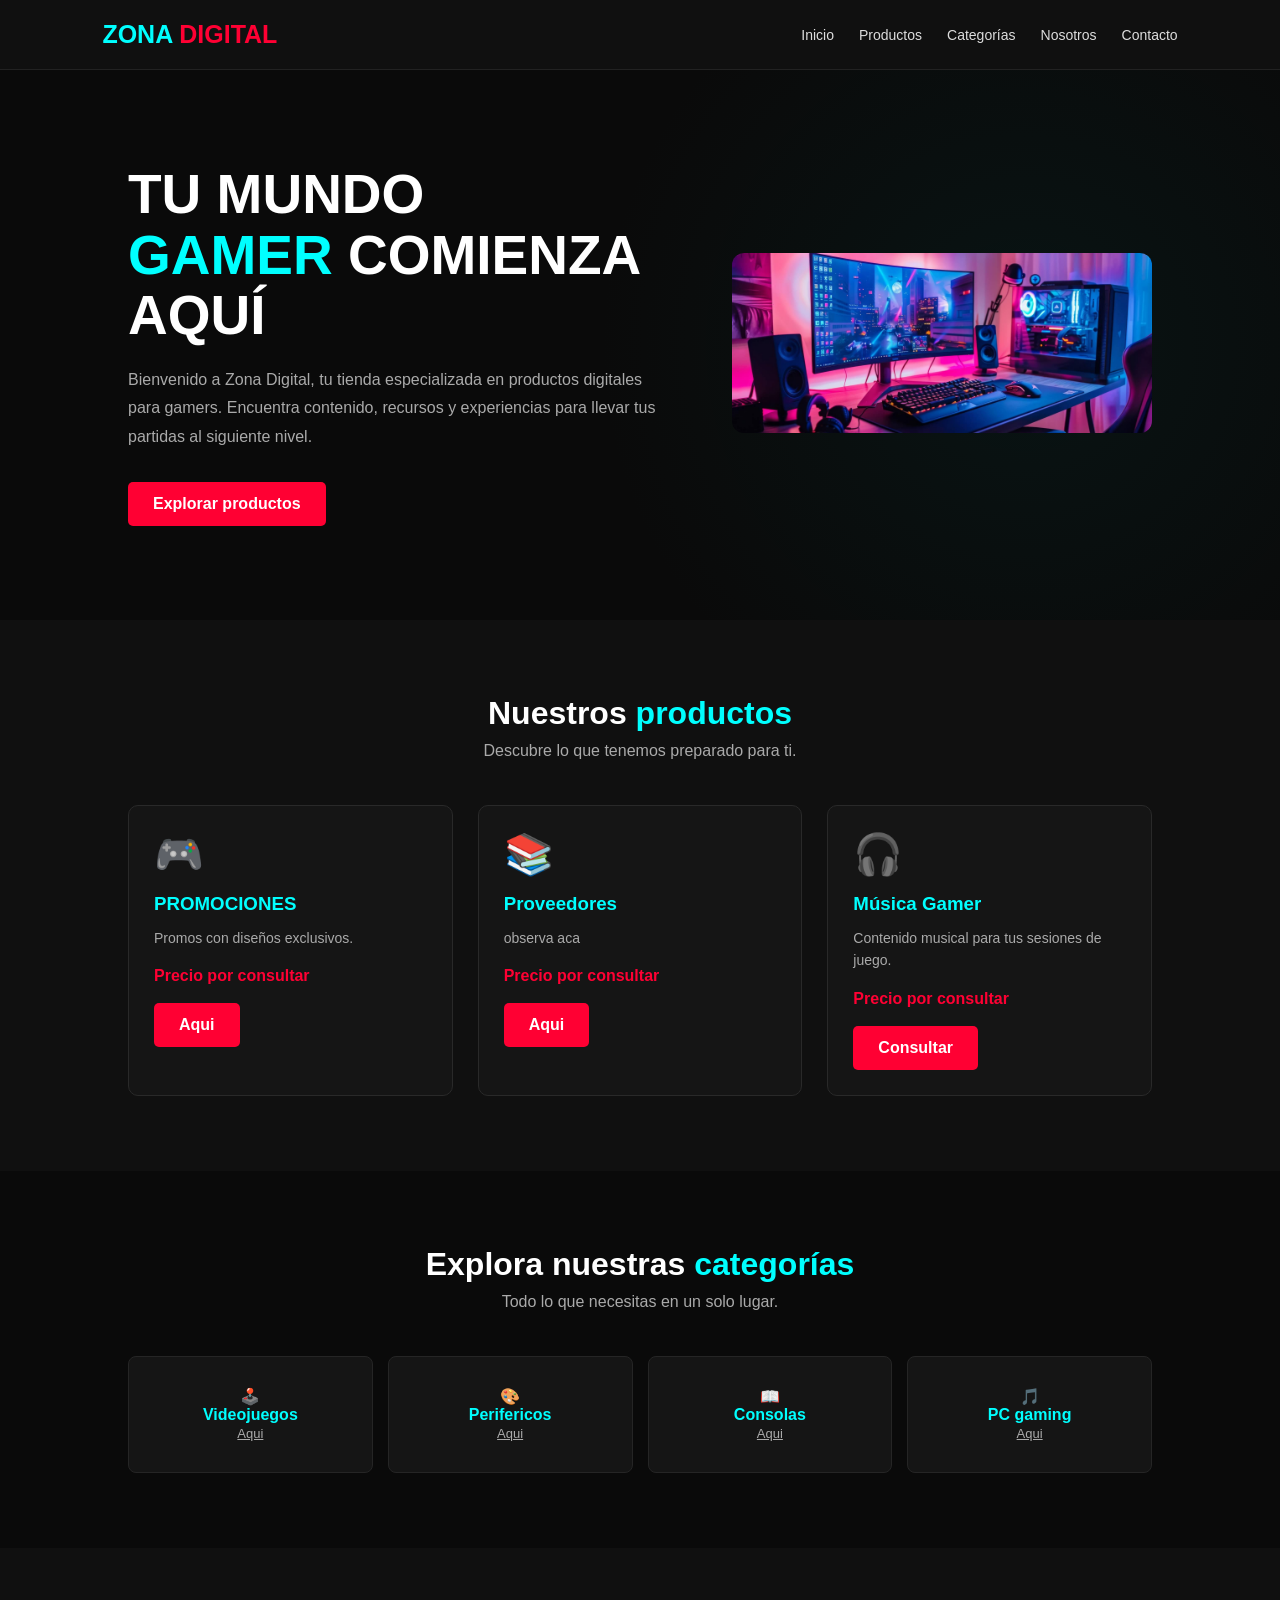
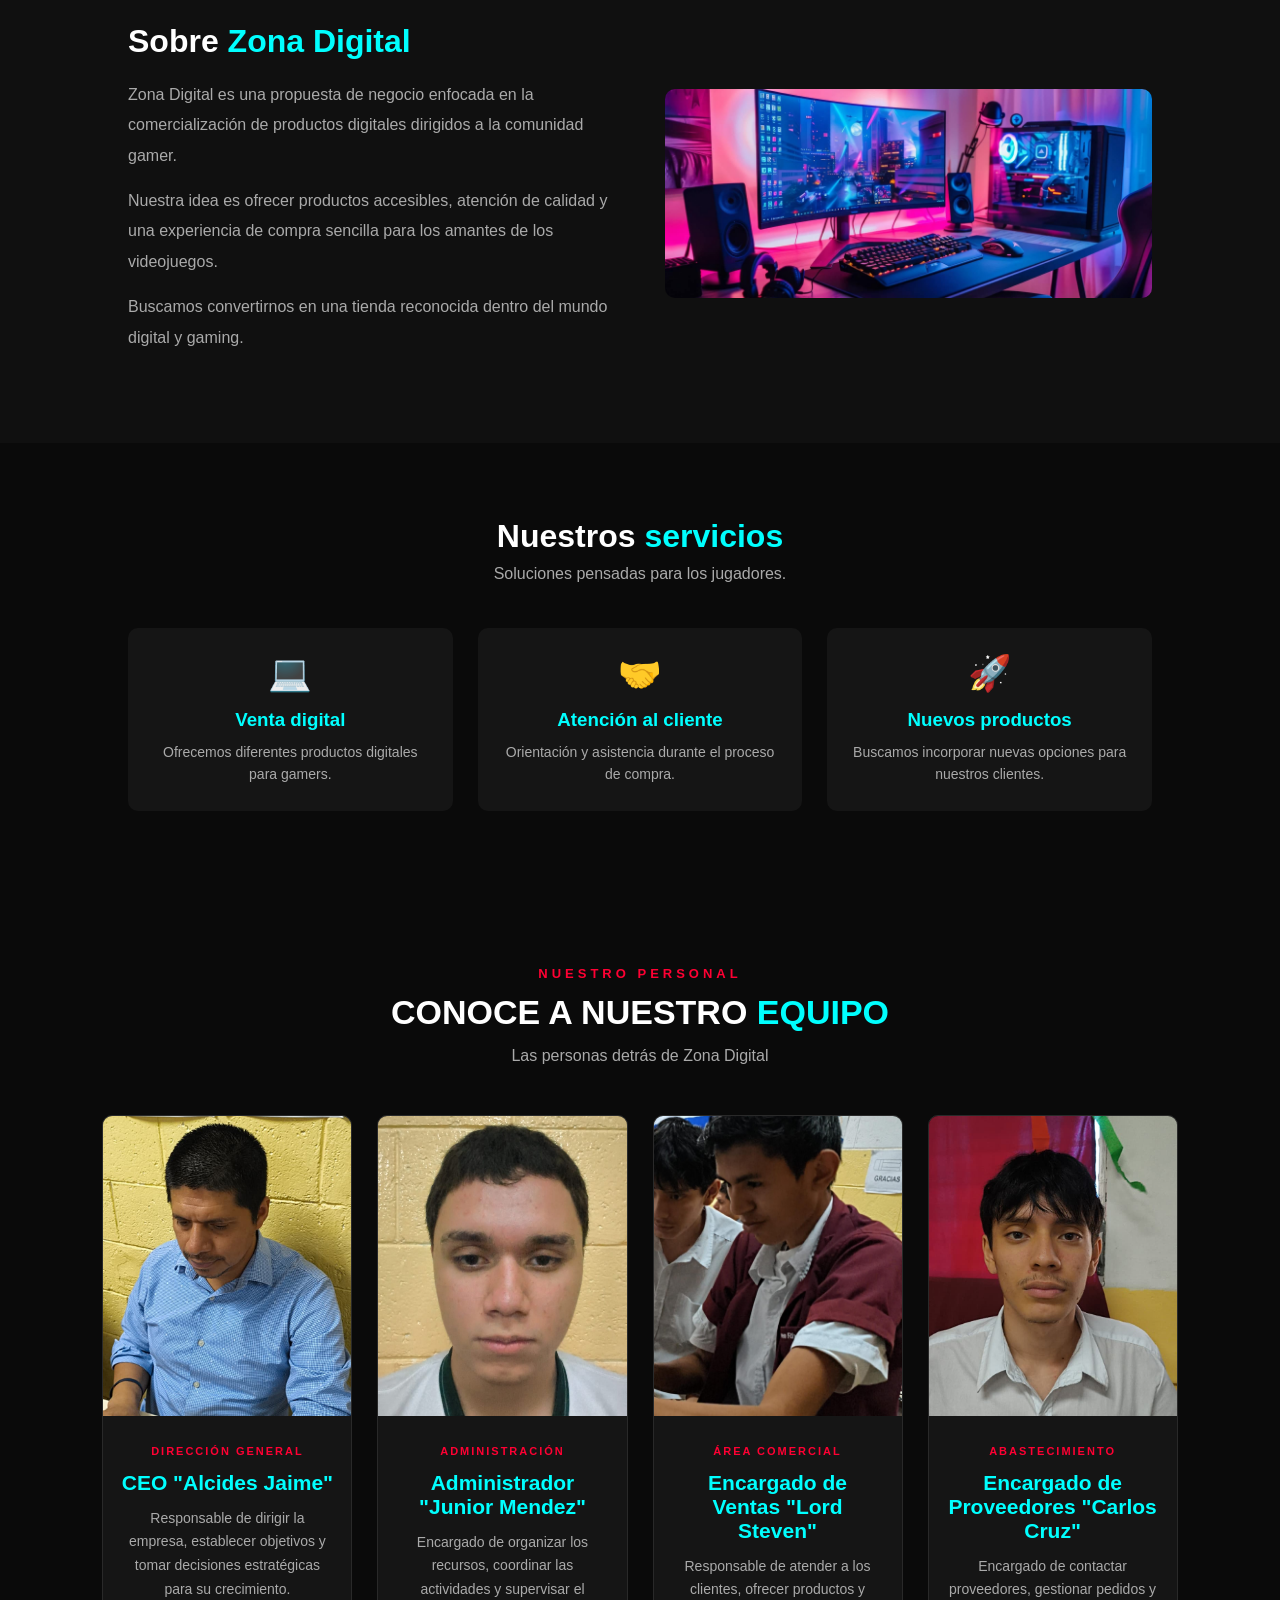
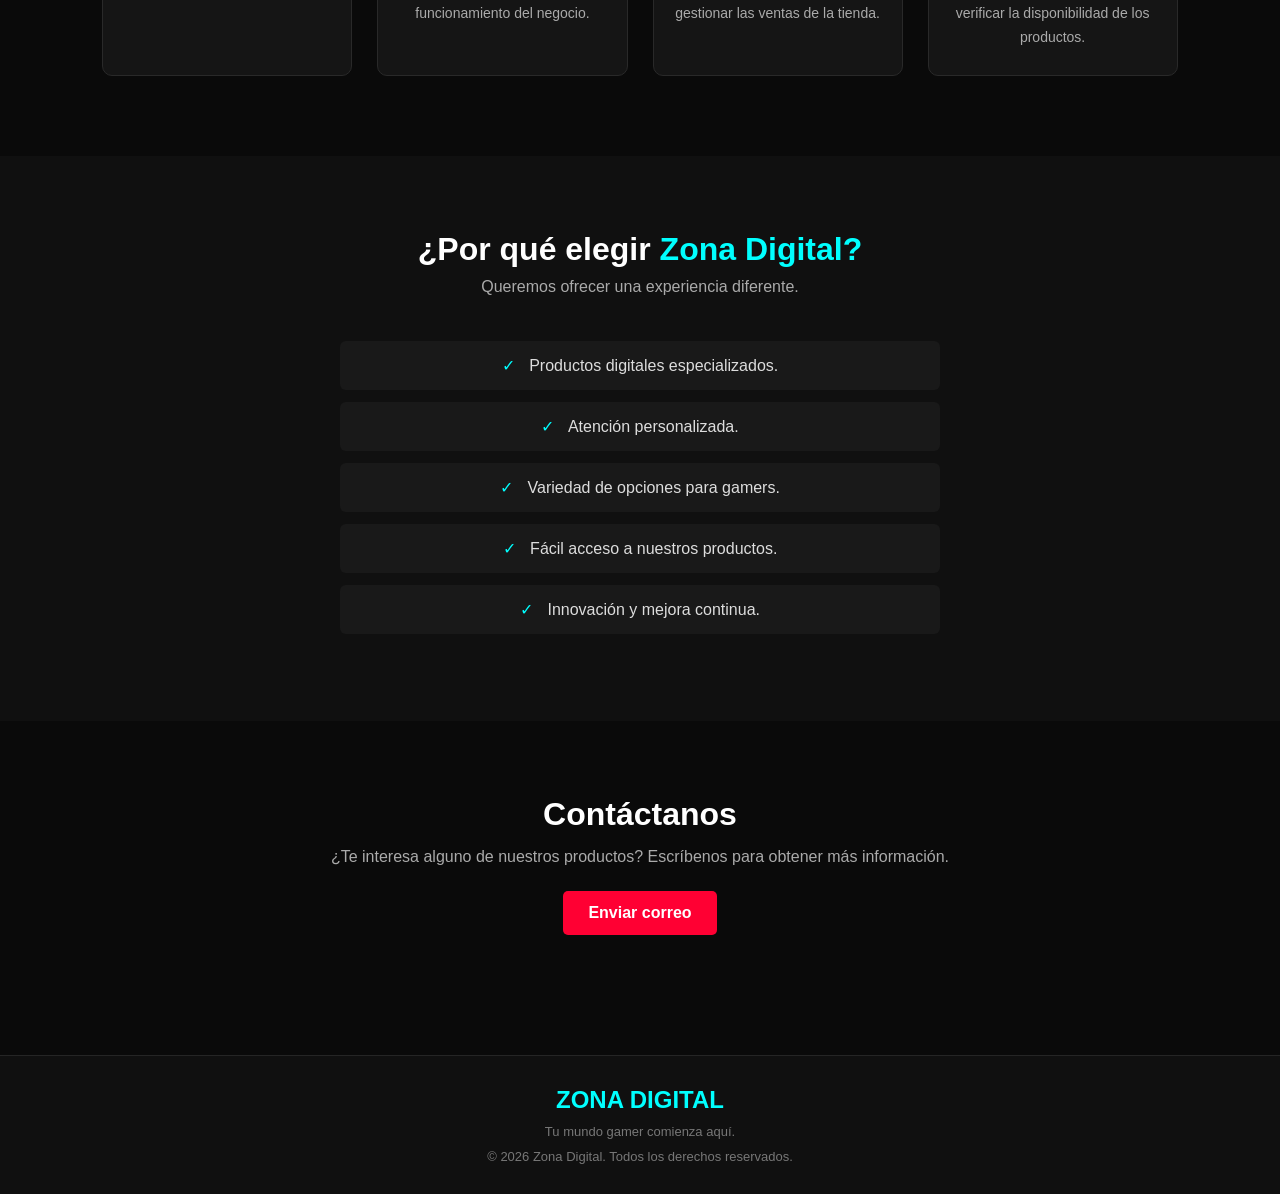
<file: index.html>
<!DOCTYPE html>
<html lang="es">
<head>
    <meta charset="UTF-8">
    <meta name="viewport" content="width=device-width, initial-scale=1.0">

    <title>Zona Digital | Tienda Gamer</title>

    <link rel="stylesheet" href="styles.css">
</head>

<body>

    <!-- NAVEGACIÓN -->
    <nav>
        <div class="logo-text">
            ZONA <span>DIGITAL</span>
        </div>

        <ul>
            <li><a href="#inicio">Inicio</a></li>
            <li><a href="#productos">Productos</a></li>
            <li><a href="#categorias">Categorías</a></li>
            <li><a href="#nosotros">Nosotros</a></li>
            <li><a href="#contacto">Contacto</a></li>
        </ul>
    </nav>

    <!-- INICIO -->
    <header class="hero" id="inicio">

        <div class="hero-content">
            <h1>
                TU MUNDO<br>
                <span>GAMER</span> COMIENZA AQUÍ
            </h1>

            <p>
                Bienvenido a Zona Digital, tu tienda especializada
                en productos digitales para gamers. Encuentra
                contenido, recursos y experiencias para llevar
                tus partidas al siguiente nivel.
            </p>

            <a href="#productos" class="btn">
                Explorar productos
            </a>
        </div>

        <div class="hero-image">
            <img src="gaming.jpg" alt="Espacio gaming">
        </div>

    </header>

    <!-- PRODUCTOS -->
    <section class="products" id="productos">

        <div class="section-title">
            <h2>Nuestros <span>productos</span></h2>
            <p>Descubre lo que tenemos preparado para ti.</p>
        </div>

        <div class="product-list">

            <article class="product">
                <div class="icon">🎮</div>
                <h3>PROMOCIONES</h3>
                <p>Promos con diseños exclusivos.</p>
                <div class="price">Precio por consultar</div>
                <a href="categoria5.html" class="btn">Aqui</a>
            </article>

            <article class="product">
                <div class="icon">📚</div>
                <h3>Proveedores</h3>
                <p>observa aca</p>
                <div class="price">Precio por consultar</div>
                <a href="categoria6.html" class="btn">Aqui</a>
            </article>

            <article class="product">
                <div class="icon">🎧</div>
                <h3>Música Gamer</h3>
                <p>Contenido musical para tus sesiones de juego.</p>
                <div class="price">Precio por consultar</div>
                <a href="#contacto" class="btn">Consultar</a>
            </article>

        </div>
    </section>

    <!-- CATEGORÍAS -->
    <section id="categorias">

        <div class="section-title">
            <h2>Explora nuestras <span>categorías</span></h2>
            <p>Todo lo que necesitas en un solo lugar.</p>
        </div>

        <div class="categories">

            <div class="category">
                <div class="icon">🕹️</div>
                <h3>Videojuegos</h3>
                <a href="categoria1.html">Aqui</a>
            </div>

            <div class="category">
                <div class="icon">🎨</div>
                <h3>Perifericos</h3>
                <a href="categoria2.html">Aqui</a>
            </div>

            <div class="category">
                <div class="icon">📖</div>
                <h3>Consolas</h3>
                <a href="categoria3.html">Aqui</a>
            </div>

            <div class="category">
                <div class="icon">🎵</div>
                <h3>PC gaming</h3>
                <a href="categoria4.html">Aqui</a>
            </div>

        </div>
    </section>

    <!-- SOBRE NOSOTROS -->
    <section class="about" id="nosotros">

        <div class="about-content">
            <h2>Sobre <span>Zona Digital</span></h2>

            <p>
                Zona Digital es una propuesta de negocio enfocada
                en la comercialización de productos digitales
                dirigidos a la comunidad gamer.
            </p>

            <p>
                Nuestra idea es ofrecer productos accesibles,
                atención de calidad y una experiencia de compra
                sencilla para los amantes de los videojuegos.
            </p>

            <p>
                Buscamos convertirnos en una tienda reconocida
                dentro del mundo digital y gaming.
            </p>
        </div>

        <div class="about-image">
            <img src="gaming.jpg" alt="Comunidad gamer">
        </div>

    </section>

    <!-- SERVICIOS -->
    <section>

        <div class="section-title">
            <h2>Nuestros <span>servicios</span></h2>
            <p>Soluciones pensadas para los jugadores.</p>
        </div>

        <div class="services">

            <div class="service">
                <div class="icon">💻</div>
                <h3>Venta digital</h3>
                <p>Ofrecemos diferentes productos digitales para gamers.</p>
            </div>

            <div class="service">
                <div class="icon">🤝</div>
                <h3>Atención al cliente</h3>
                <p>Orientación y asistencia durante el proceso de compra.</p>
            </div>

            <div class="service">
                <div class="icon">🚀</div>
                <h3>Nuevos productos</h3>
                <p>Buscamos incorporar nuevas opciones para nuestros clientes.</p>
            </div>

        </div>
    </section>
    <!-- SECCIÓN NUESTRO EQUIPO -->

<section class="equipo" id="equipo">

    <div class="equipo-titulo">
        <p>NUESTRO PERSONAL</p>
        <h2>CONOCE A NUESTRO <span>EQUIPO</span></h2>
        <h3>Las personas detrás de Zona Digital</h3>
    </div>

    <div class="equipo-contenedor">

        <!-- CEO -->
        <div class="miembro">
            <div class="foto-miembro">
                <img src="4.jpeg" alt="CEO de Zona Digital ">
                
            </div>

            <div class="info-miembro">
                <span class="cargo">DIRECCIÓN GENERAL</span>
                <h3>CEO "Alcides Jaime"</h3>
                <p>
                    Responsable de dirigir la empresa, establecer objetivos
                    y tomar decisiones estratégicas para su crecimiento.
                </p>
            </div>
        </div>

        <!-- ADMINISTRADOR -->
        <div class="miembro">
            <div class="foto-miembro">
                <img src="1.jpeg" alt="Administrador de Zona Digital">
            </div>

            <div class="info-miembro">
                <span class="cargo">ADMINISTRACIÓN</span>
                <h3>Administrador "Junior Mendez"</h3>
                
                <p>
                    Encargado de organizar los recursos, coordinar las
                    actividades y supervisar el funcionamiento del negocio.
                </p>
            </div>
        </div>

        <!-- ENCARGADO DE VENTAS -->
        <div class="miembro">
            <div class="foto-miembro">
                <img src="2.jpeg" alt="Encargado de ventas">
            </div>

            <div class="info-miembro">
                <span class="cargo">ÁREA COMERCIAL</span>
                <h3>Encargado de Ventas "Lord Steven"</h3>
                <p>
                    Responsable de atender a los clientes, ofrecer
                    productos y gestionar las ventas de la tienda.
                </p>
            </div>
        </div>

        <!-- ENCARGADO DE PROVEEDORES -->
        <div class="miembro">
            <div class="foto-miembro">
                <img src="3.jpeg" alt="Encargado de proveedores">
            </div>

            <div class="info-miembro">
                <span class="cargo">ABASTECIMIENTO</span>
                <h3>Encargado de Proveedores "Carlos Cruz"</h3>
                <p>
                    Encargado de contactar proveedores, gestionar pedidos
                    y verificar la disponibilidad de los productos.
                </p>
            </div>
        </div>

    </div>

</section>

    <!-- VENTAJAS -->
    <section class="advantages">

        <div class="section-title">
            <h2>¿Por qué elegir <span>Zona Digital?</span></h2>
            <p>Queremos ofrecer una experiencia diferente.</p>
        </div>

        <ul>
            <li><span>✓</span> Productos digitales especializados.</li>
            <li><span>✓</span> Atención personalizada.</li>
            <li><span>✓</span> Variedad de opciones para gamers.</li>
            <li><span>✓</span> Fácil acceso a nuestros productos.</li>
            <li><span>✓</span> Innovación y mejora continua.</li>
        </ul>

    </section>

    <!-- CONTACTO -->
    <section class="contact" id="contacto">

        <div class="section-title">
            <h2>Contáctanos</h2>

            <p>
                ¿Te interesa alguno de nuestros productos?
                Escríbenos para obtener más información.
            </p>

            <a href="mailto:contacto@zonadigital.com" class="btn">
                Enviar correo
            </a>
        </div>

    </section>

    <!-- PIE DE PÁGINA -->
    <footer>

        <h2>ZONA DIGITAL</h2>

        <p>Tu mundo gamer comienza aquí.</p>

        <p>
            © 2026 Zona Digital.
            Todos los derechos reservados.
        </p>

    </footer>

</body>
</html>
</file>
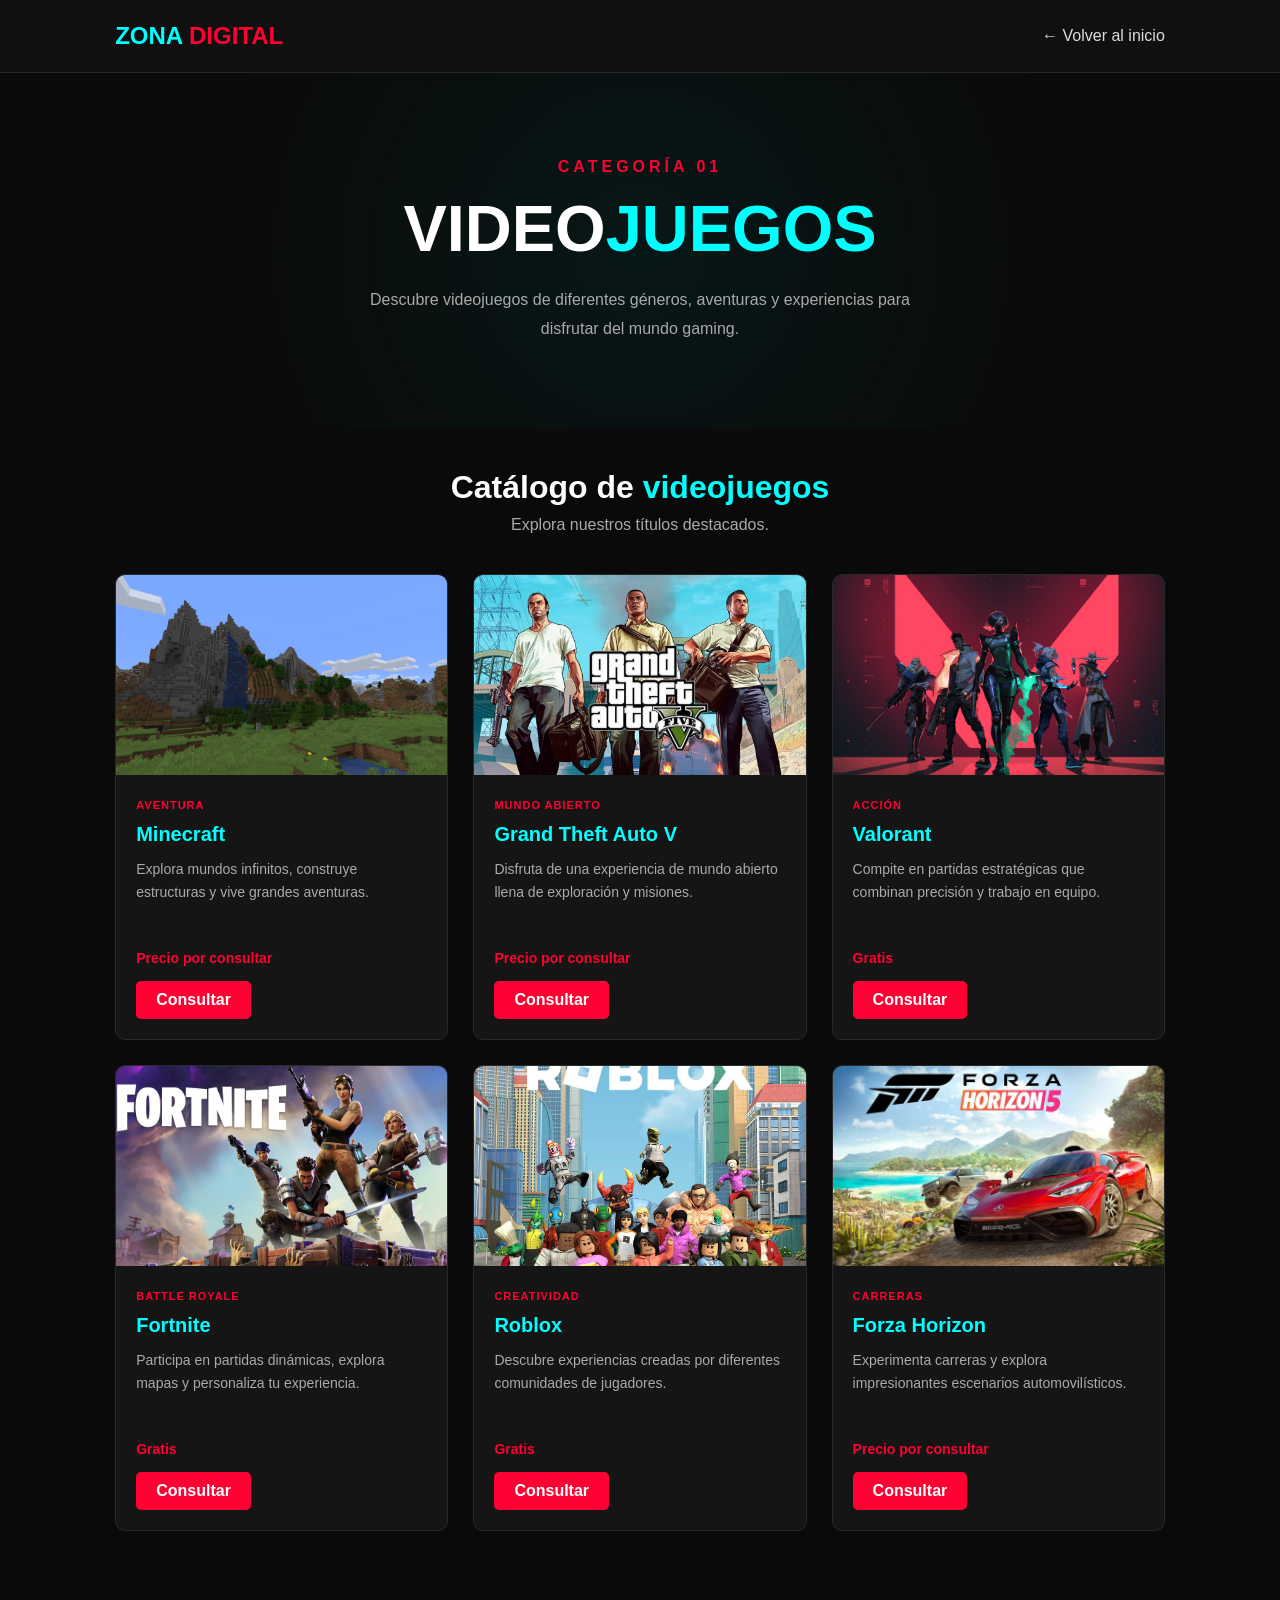
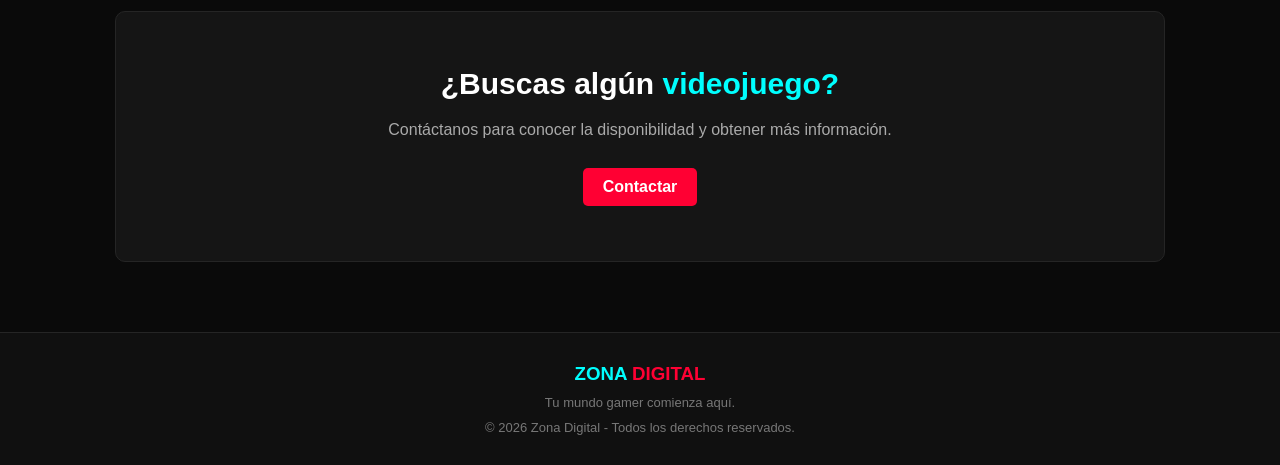
<file: categoria1.html>
<!DOCTYPE html>
<html lang="es">
<head>
    <meta charset="UTF-8">
    <meta name="viewport" content="width=device-width, initial-scale=1.0">

    <title>Videojuegos | Zona Digital</title>

    <link rel="stylesheet" href="videojuegos.css">
</head>

<body>

    <!-- ENCABEZADO -->
    <header class="header">
        <a href="index.html" class="logo">
            ZONA <span>DIGITAL</span>
        </a>

        <a href="index.html" class="back">
            ← Volver al inicio
        </a>
    </header>

    <!-- PRESENTACIÓN -->
    <section class="hero">
        <p class="subtitle">CATEGORÍA 01</p>

        <h1>VIDEO<span>JUEGOS</span></h1>

        <p>
            Descubre videojuegos de diferentes géneros,
            aventuras y experiencias para disfrutar
            del mundo gaming.
        </p>
    </section>

    <!-- CATÁLOGO -->
    <main>

        <div class="section-title">
            <h2>Catálogo de <span>videojuegos</span></h2>
            <p>Explora nuestros títulos destacados.</p>
        </div>

        <section class="games">

            <!-- JUEGO 1 -->
            <article class="game-card">

                <img src="minecraft.jpg"
                     alt="Minecraft">

                <div class="game-info">
                    <span class="tag">AVENTURA</span>

                    <h3>Minecraft</h3>

                    <p>
                        Explora mundos infinitos, construye
                        estructuras y vive grandes aventuras.
                    </p>

                    <div class="game-footer">
                        <strong>Precio por consultar</strong>
                        <a href="#contacto" class="btn">Consultar</a>
                    </div>
                </div>

            </article>

            <!-- JUEGO 2 -->
            <article class="game-card">

                <img src="gta.jpg"
                     alt="Grand Theft Auto V">

                <div class="game-info">
                    <span class="tag">MUNDO ABIERTO</span>

                    <h3>Grand Theft Auto V</h3>

                    <p>
                        Disfruta de una experiencia de mundo
                        abierto llena de exploración y misiones.
                    </p>

                    <div class="game-footer">
                        <strong>Precio por consultar</strong>
                        <a href="#contacto" class="btn">Consultar</a>
                    </div>
                </div>

            </article>

            <!-- JUEGO 3 -->
            <article class="game-card">

                <img src="valorant.jpg"
                     alt="Valorant">

                <div class="game-info">
                    <span class="tag">ACCIÓN</span>

                    <h3>Valorant</h3>

                    <p>
                        Compite en partidas estratégicas
                        que combinan precisión y trabajo en equipo.
                    </p>

                    <div class="game-footer">
                        <strong>Gratis</strong>
                        <a href="#contacto" class="btn">Consultar</a>
                    </div>
                </div>

            </article>

            <!-- JUEGO 4 -->
            <article class="game-card">

                <img src="fornite.jpg"
                     alt="Fortnite">

                <div class="game-info">
                    <span class="tag">BATTLE ROYALE</span>

                    <h3>Fortnite</h3>

                    <p>
                        Participa en partidas dinámicas,
                        explora mapas y personaliza tu experiencia.
                    </p>

                    <div class="game-footer">
                        <strong>Gratis</strong>
                        <a href="#contacto" class="btn">Consultar</a>
                    </div>
                </div>

            </article>

            <!-- JUEGO 5 -->
            <article class="game-card">

                <img src="roblox.jpg"
                     alt="Roblox">

                <div class="game-info">
                    <span class="tag">CREATIVIDAD</span>

                    <h3>Roblox</h3>

                    <p>
                        Descubre experiencias creadas por
                        diferentes comunidades de jugadores.
                    </p>

                    <div class="game-footer">
                        <strong>Gratis</strong>
                        <a href="#contacto" class="btn">Consultar</a>
                    </div>
                </div>

            </article>

            <!-- JUEGO 6 -->
            <article class="game-card">

                <img src="forza.jpg"
                     alt="Forza Horizon">

                <div class="game-info">
                    <span class="tag">CARRERAS</span>

                    <h3>Forza Horizon</h3>

                    <p>
                        Experimenta carreras y explora
                        impresionantes escenarios automovilísticos.
                    </p>

                    <div class="game-footer">
                        <strong>Precio por consultar</strong>
                        <a href="#contacto" class="btn">Consultar</a>
                    </div>
                </div>

            </article>

        </section>

        <!-- CONTACTO -->
        <section class="contact" id="contacto">

            <h2>¿Buscas algún <span>videojuego?</span></h2>

            <p>
                Contáctanos para conocer la disponibilidad
                y obtener más información.
            </p>

            <a href="mailto:contacto@zonadigital.com" class="btn">
                Contactar
            </a>

        </section>

    </main>

    <!-- PIE DE PÁGINA -->
    <footer>
        <h3>ZONA <span>DIGITAL</span></h3>

        <p>Tu mundo gamer comienza aquí.</p>

        <p>© 2026 Zona Digital - Todos los derechos reservados.</p>
    </footer>

</body>
</html>
</file>
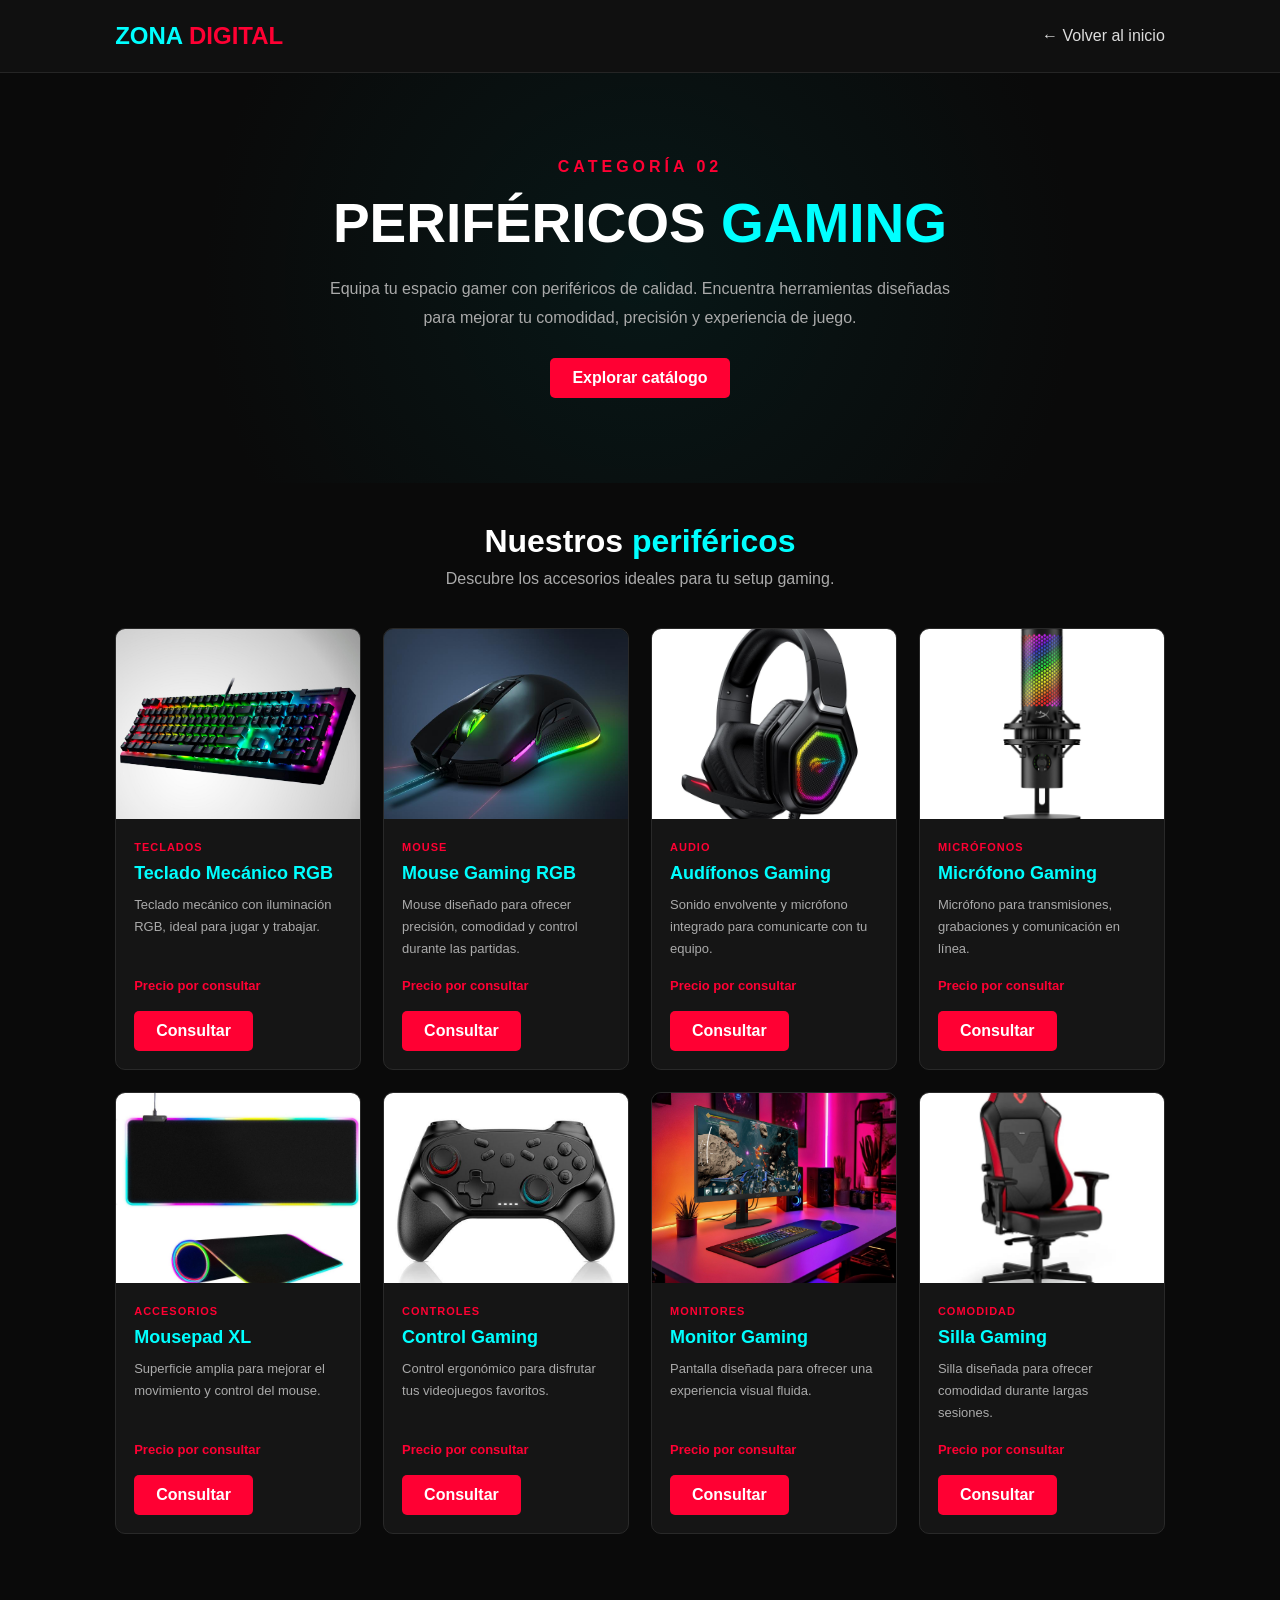
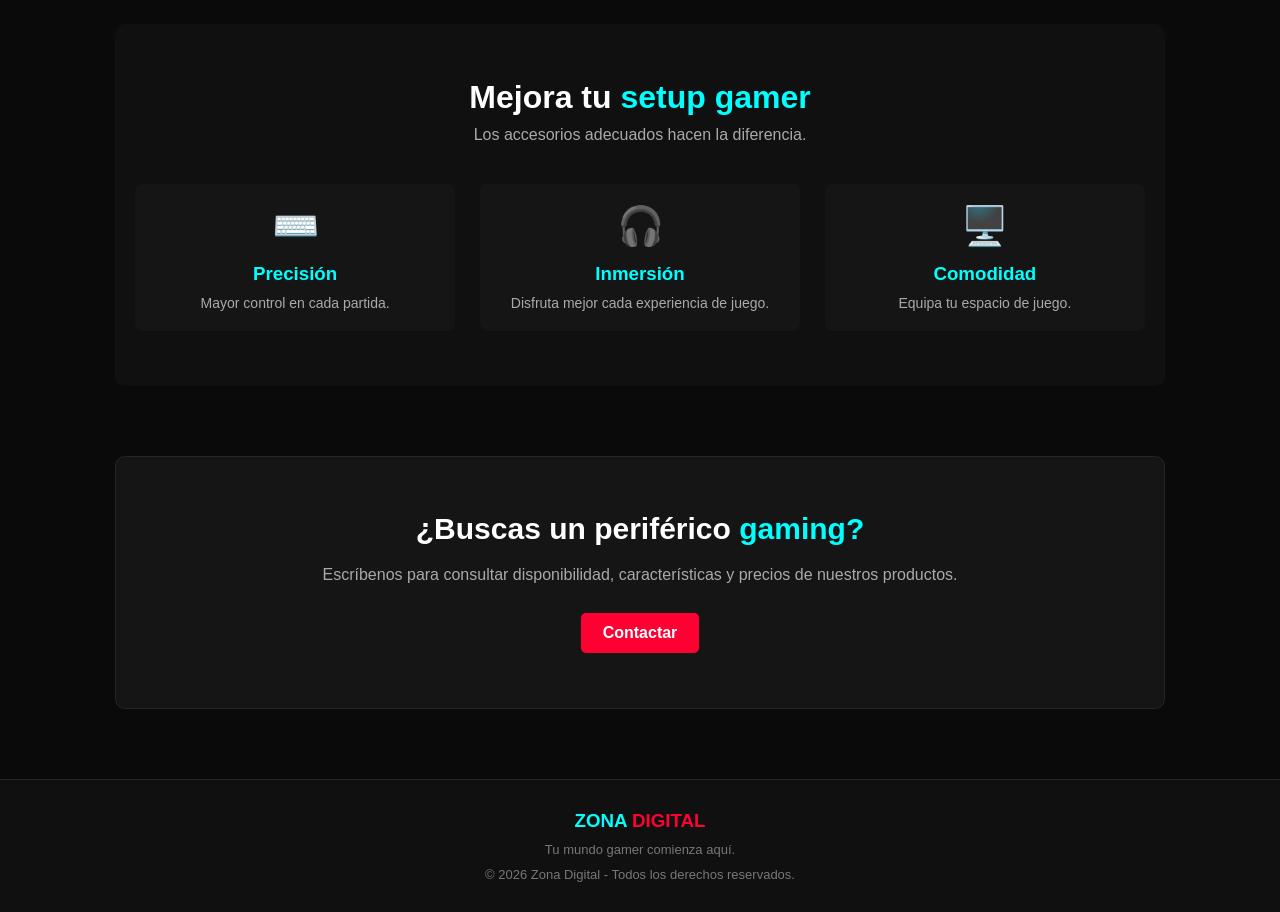
<file: categoria2.html>
<!DOCTYPE html>
<html lang="es">
<head>
    <meta charset="UTF-8">
    <meta name="viewport" content="width=device-width, initial-scale=1.0">

    <title>Periféricos Gaming | Zona Digital</title>

    <link rel="stylesheet" href="perifericos.css">
</head>

<body>

    <!-- ENCABEZADO -->
    <header class="header">

        <a href="index.html" class="logo">
            ZONA <span>DIGITAL</span>
        </a>

        <a href="index.html" class="back">
            ← Volver al inicio
        </a>

    </header>

    <!-- PRESENTACIÓN -->
    <section class="hero">

        <p class="subtitle">CATEGORÍA 02</p>

        <h1>PERIFÉRICOS <span>GAMING</span></h1>

        <p>
            Equipa tu espacio gamer con periféricos de calidad.
            Encuentra herramientas diseñadas para mejorar
            tu comodidad, precisión y experiencia de juego.
        </p>

        <a href="#catalogo" class="btn">
            Explorar catálogo
        </a>

    </section>

    <!-- CATÁLOGO -->
    <main id="catalogo">

        <div class="section-title">
            <h2>Nuestros <span>periféricos</span></h2>
            <p>Descubre los accesorios ideales para tu setup gaming.</p>
        </div>

        <div class="products">

            <!-- PRODUCTO 1 -->
            <article class="product-card">

                <img src="teclado.jpg" alt="Teclado gaming">

                <div class="product-info">

                    <span class="tag">TECLADOS</span>

                    <h3>Teclado Mecánico RGB</h3>

                    <p>
                        Teclado mecánico con iluminación RGB,
                        ideal para jugar y trabajar.
                    </p>

                    <strong>Precio por consultar</strong>

                    <a href="#contacto" class="btn">Consultar</a>

                </div>

            </article>

            <!-- PRODUCTO 2 -->
            <article class="product-card">

                <img src="mouse.jpg" alt="Mouse gaming">

                <div class="product-info">

                    <span class="tag">MOUSE</span>

                    <h3>Mouse Gaming RGB</h3>

                    <p>
                        Mouse diseñado para ofrecer precisión,
                        comodidad y control durante las partidas.
                    </p>

                    <strong>Precio por consultar</strong>

                    <a href="#contacto" class="btn">Consultar</a>

                </div>

            </article>

            <!-- PRODUCTO 3 -->
            <article class="product-card">

                <img src="audifonos.jpg" alt="Audífonos gaming">

                <div class="product-info">

                    <span class="tag">AUDIO</span>

                    <h3>Audífonos Gaming</h3>

                    <p>
                        Sonido envolvente y micrófono integrado
                        para comunicarte con tu equipo.
                    </p>

                    <strong>Precio por consultar</strong>

                    <a href="#contacto" class="btn">Consultar</a>

                </div>

            </article>

            <!-- PRODUCTO 4 -->
            <article class="product-card">

                <img src="microfono.jpg" alt="Micrófono gaming">

                <div class="product-info">

                    <span class="tag">MICRÓFONOS</span>

                    <h3>Micrófono Gaming</h3>

                    <p>
                        Micrófono para transmisiones,
                        grabaciones y comunicación en línea.
                    </p>

                    <strong>Precio por consultar</strong>

                    <a href="#contacto" class="btn">Consultar</a>

                </div>

            </article>

            <!-- PRODUCTO 5 -->
            <article class="product-card">

                <img src="mousepad.jpg" alt="Mousepad gaming">

                <div class="product-info">

                    <span class="tag">ACCESORIOS</span>

                    <h3>Mousepad XL</h3>

                    <p>
                        Superficie amplia para mejorar
                        el movimiento y control del mouse.
                    </p>

                    <strong>Precio por consultar</strong>

                    <a href="#contacto" class="btn">Consultar</a>

                </div>

            </article>

            <!-- PRODUCTO 6 -->
            <article class="product-card">

                <img src="control.jpg" alt="Control gaming">

                <div class="product-info">

                    <span class="tag">CONTROLES</span>

                    <h3>Control Gaming</h3>

                    <p>
                        Control ergonómico para disfrutar
                        tus videojuegos favoritos.
                    </p>

                    <strong>Precio por consultar</strong>

                    <a href="#contacto" class="btn">Consultar</a>

                </div>

            </article>

            <!-- PRODUCTO 7 -->
            <article class="product-card">

                <img src="monitor.jpg" alt="Monitor gaming">

                <div class="product-info">

                    <span class="tag">MONITORES</span>

                    <h3>Monitor Gaming</h3>

                    <p>
                        Pantalla diseñada para ofrecer
                        una experiencia visual fluida.
                    </p>

                    <strong>Precio por consultar</strong>

                    <a href="#contacto" class="btn">Consultar</a>

                </div>

            </article>

            <!-- PRODUCTO 8 -->
            <article class="product-card">

                <img src="silla.jpg" alt="Silla gaming">

                <div class="product-info">

                    <span class="tag">COMODIDAD</span>

                    <h3>Silla Gaming</h3>

                    <p>
                        Silla diseñada para ofrecer
                        comodidad durante largas sesiones.
                    </p>

                    <strong>Precio por consultar</strong>

                    <a href="#contacto" class="btn">Consultar</a>

                </div>

            </article>

        </div>

        <!-- VENTAJAS -->
        <section class="benefits">

            <div class="section-title">
                <h2>Mejora tu <span>setup gamer</span></h2>
                <p>Los accesorios adecuados hacen la diferencia.</p>
            </div>

            <div class="benefit-list">

                <div class="benefit">
                    <span>⌨️</span>
                    <h3>Precisión</h3>
                    <p>Mayor control en cada partida.</p>
                </div>

                <div class="benefit">
                    <span>🎧</span>
                    <h3>Inmersión</h3>
                    <p>Disfruta mejor cada experiencia de juego.</p>
                </div>

                <div class="benefit">
                    <span>🖥️</span>
                    <h3>Comodidad</h3>
                    <p>Equipa tu espacio de juego.</p>
                </div>

            </div>

        </section>

        <!-- CONTACTO -->
        <section class="contact" id="contacto">

            <h2>¿Buscas un periférico <span>gaming?</span></h2>

            <p>
                Escríbenos para consultar disponibilidad,
                características y precios de nuestros productos.
            </p>

            <a href="mailto:contacto@zonadigital.com" class="btn">
                Contactar
            </a>

        </section>

    </main>

    <!-- PIE DE PÁGINA -->
    <footer>

        <h3>ZONA <span>DIGITAL</span></h3>

        <p>Tu mundo gamer comienza aquí.</p>

        <p>© 2026 Zona Digital - Todos los derechos reservados.</p>

    </footer>

</body>
</html>
</file>
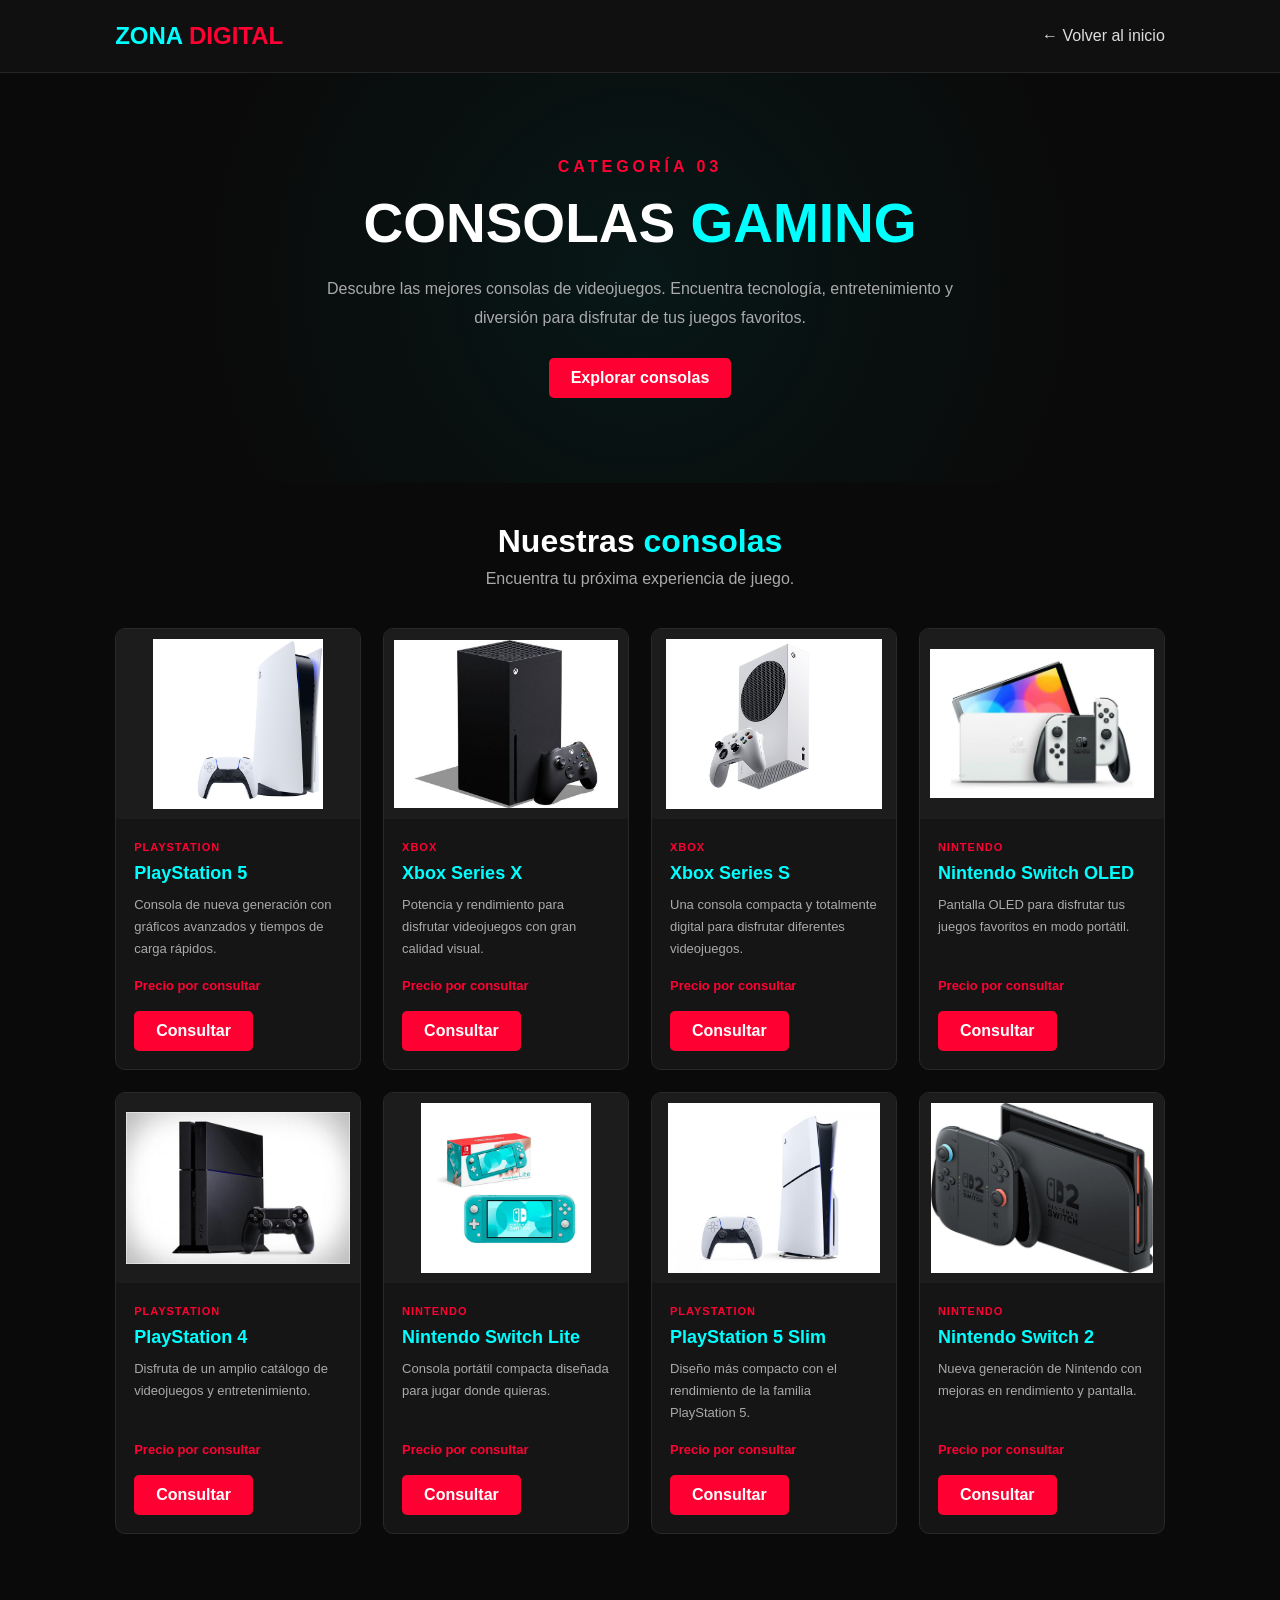
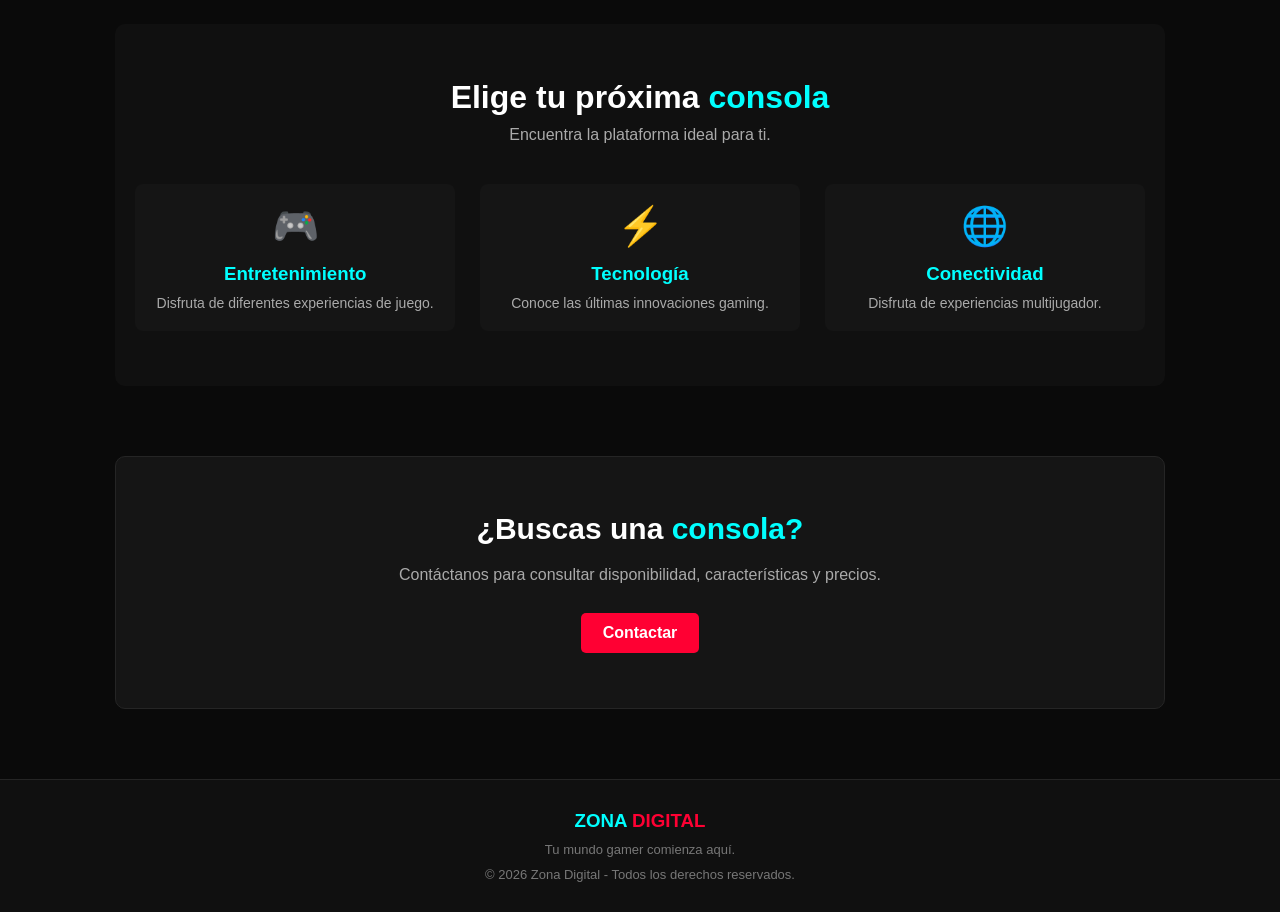
<file: categoria3.html>
<!DOCTYPE html>
<html lang="es">
<head>
    <meta charset="UTF-8">
    <meta name="viewport" content="width=device-width, initial-scale=1.0">

    <title>Consolas Gaming | Zona Digital</title>

    <link rel="stylesheet" href="consola.css">
</head>

<body>

    <!-- ENCABEZADO -->
    <header class="header">

        <a href="index.html" class="logo">
            ZONA <span>DIGITAL</span>
        </a>

        <a href="index.html" class="back">
            ← Volver al inicio
        </a>

    </header>

    <!-- PRESENTACIÓN -->
    <section class="hero">

        <p class="subtitle">CATEGORÍA 03</p>

        <h1>CONSOLAS <span>GAMING</span></h1>

        <p>
            Descubre las mejores consolas de videojuegos.
            Encuentra tecnología, entretenimiento y diversión
            para disfrutar de tus juegos favoritos.
        </p>

        <a href="#catalogo" class="btn">
            Explorar consolas
        </a>

    </section>

    <!-- CATÁLOGO -->
    <main id="catalogo">

        <div class="section-title">
            <h2>Nuestras <span>consolas</span></h2>
            <p>Encuentra tu próxima experiencia de juego.</p>
        </div>

        <div class="products">

            <!-- CONSOLA 1 -->
            <article class="product-card">

                <img src="ps5.jpg" alt="PlayStation 5">

                <div class="product-info">

                    <span class="tag">PLAYSTATION</span>

                    <h3>PlayStation 5</h3>

                    <p>
                        Consola de nueva generación con gráficos
                        avanzados y tiempos de carga rápidos.
                    </p>

                    <strong>Precio por consultar</strong>

                    <a href="#contacto" class="btn">Consultar</a>

                </div>
            </article>

            <!-- CONSOLA 2 -->
            <article class="product-card">

                <img src="xbox-x.jpg" alt="Xbox Series X">

                <div class="product-info">

                    <span class="tag">XBOX</span>

                    <h3>Xbox Series X</h3>

                    <p>
                        Potencia y rendimiento para disfrutar
                        videojuegos con gran calidad visual.
                    </p>

                    <strong>Precio por consultar</strong>

                    <a href="#contacto" class="btn">Consultar</a>

                </div>
            </article>

            <!-- CONSOLA 3 -->
            <article class="product-card">

                <img src="xbox-s.jpg" alt="Xbox Series S">

                <div class="product-info">

                    <span class="tag">XBOX</span>

                    <h3>Xbox Series S</h3>

                    <p>
                        Una consola compacta y totalmente digital
                        para disfrutar diferentes videojuegos.
                    </p>

                    <strong>Precio por consultar</strong>

                    <a href="#contacto" class="btn">Consultar</a>

                </div>
            </article>

            <!-- CONSOLA 4 -->
            <article class="product-card">

                <img src="switch-oled.jpg" alt="Nintendo Switch OLED">

                <div class="product-info">

                    <span class="tag">NINTENDO</span>

                    <h3>Nintendo Switch OLED</h3>

                    <p>
                        Pantalla OLED para disfrutar
                        tus juegos favoritos en modo portátil.
                    </p>

                    <strong>Precio por consultar</strong>

                    <a href="#contacto" class="btn">Consultar</a>

                </div>
            </article>

            <!-- CONSOLA 5 -->
            <article class="product-card">

                <img src="ps4.jpg" alt="PlayStation 4">

                <div class="product-info">

                    <span class="tag">PLAYSTATION</span>

                    <h3>PlayStation 4</h3>

                    <p>
                        Disfruta de un amplio catálogo
                        de videojuegos y entretenimiento.
                    </p>

                    <strong>Precio por consultar</strong>

                    <a href="#contacto" class="btn">Consultar</a>

                </div>
            </article>

            <!-- CONSOLA 6 -->
            <article class="product-card">

                <img src="switch-lite.jpg" alt="Nintendo Switch Lite">

                <div class="product-info">

                    <span class="tag">NINTENDO</span>

                    <h3>Nintendo Switch Lite</h3>

                    <p>
                        Consola portátil compacta
                        diseñada para jugar donde quieras.
                    </p>

                    <strong>Precio por consultar</strong>

                    <a href="#contacto" class="btn">Consultar</a>

                </div>
            </article>

            <!-- CONSOLA 7 -->
            <article class="product-card">

                <img src="ps5-slim.jpg" alt="PlayStation 5 Slim">

                <div class="product-info">

                    <span class="tag">PLAYSTATION</span>

                    <h3>PlayStation 5 Slim</h3>

                    <p>
                        Diseño más compacto con el rendimiento
                        de la familia PlayStation 5.
                    </p>

                    <strong>Precio por consultar</strong>

                    <a href="#contacto" class="btn">Consultar</a>

                </div>
            </article>

            <!-- CONSOLA 8 -->
            <article class="product-card">

                <img src="switch-2.jpg" alt="Nintendo Switch 2">

                <div class="product-info">

                    <span class="tag">NINTENDO</span>

                    <h3>Nintendo Switch 2</h3>

                    <p>
                        Nueva generación de Nintendo
                        con mejoras en rendimiento y pantalla.
                    </p>

                    <strong>Precio por consultar</strong>

                    <a href="#contacto" class="btn">Consultar</a>

                </div>
            </article>

        </div>

        <!-- VENTAJAS -->
        <section class="benefits">

            <div class="section-title">
                <h2>Elige tu próxima <span>consola</span></h2>
                <p>Encuentra la plataforma ideal para ti.</p>
            </div>

            <div class="benefit-list">

                <div class="benefit">
                    <span>🎮</span>
                    <h3>Entretenimiento</h3>
                    <p>Disfruta de diferentes experiencias de juego.</p>
                </div>

                <div class="benefit">
                    <span>⚡</span>
                    <h3>Tecnología</h3>
                    <p>Conoce las últimas innovaciones gaming.</p>
                </div>

                <div class="benefit">
                    <span>🌐</span>
                    <h3>Conectividad</h3>
                    <p>Disfruta de experiencias multijugador.</p>
                </div>

            </div>

        </section>

        <!-- CONTACTO -->
        <section class="contact" id="contacto">

            <h2>¿Buscas una <span>consola?</span></h2>

            <p>
                Contáctanos para consultar disponibilidad,
                características y precios.
            </p>

            <a href="mailto:contacto@zonadigital.com" class="btn">
                Contactar
            </a>

        </section>

    </main>

    <!-- PIE DE PÁGINA -->
    <footer>

        <h3>ZONA <span>DIGITAL</span></h3>

        <p>Tu mundo gamer comienza aquí.</p>

        <p>
            © 2026 Zona Digital - Todos los derechos reservados.
        </p>

    </footer>

</body>
</html>
</file>
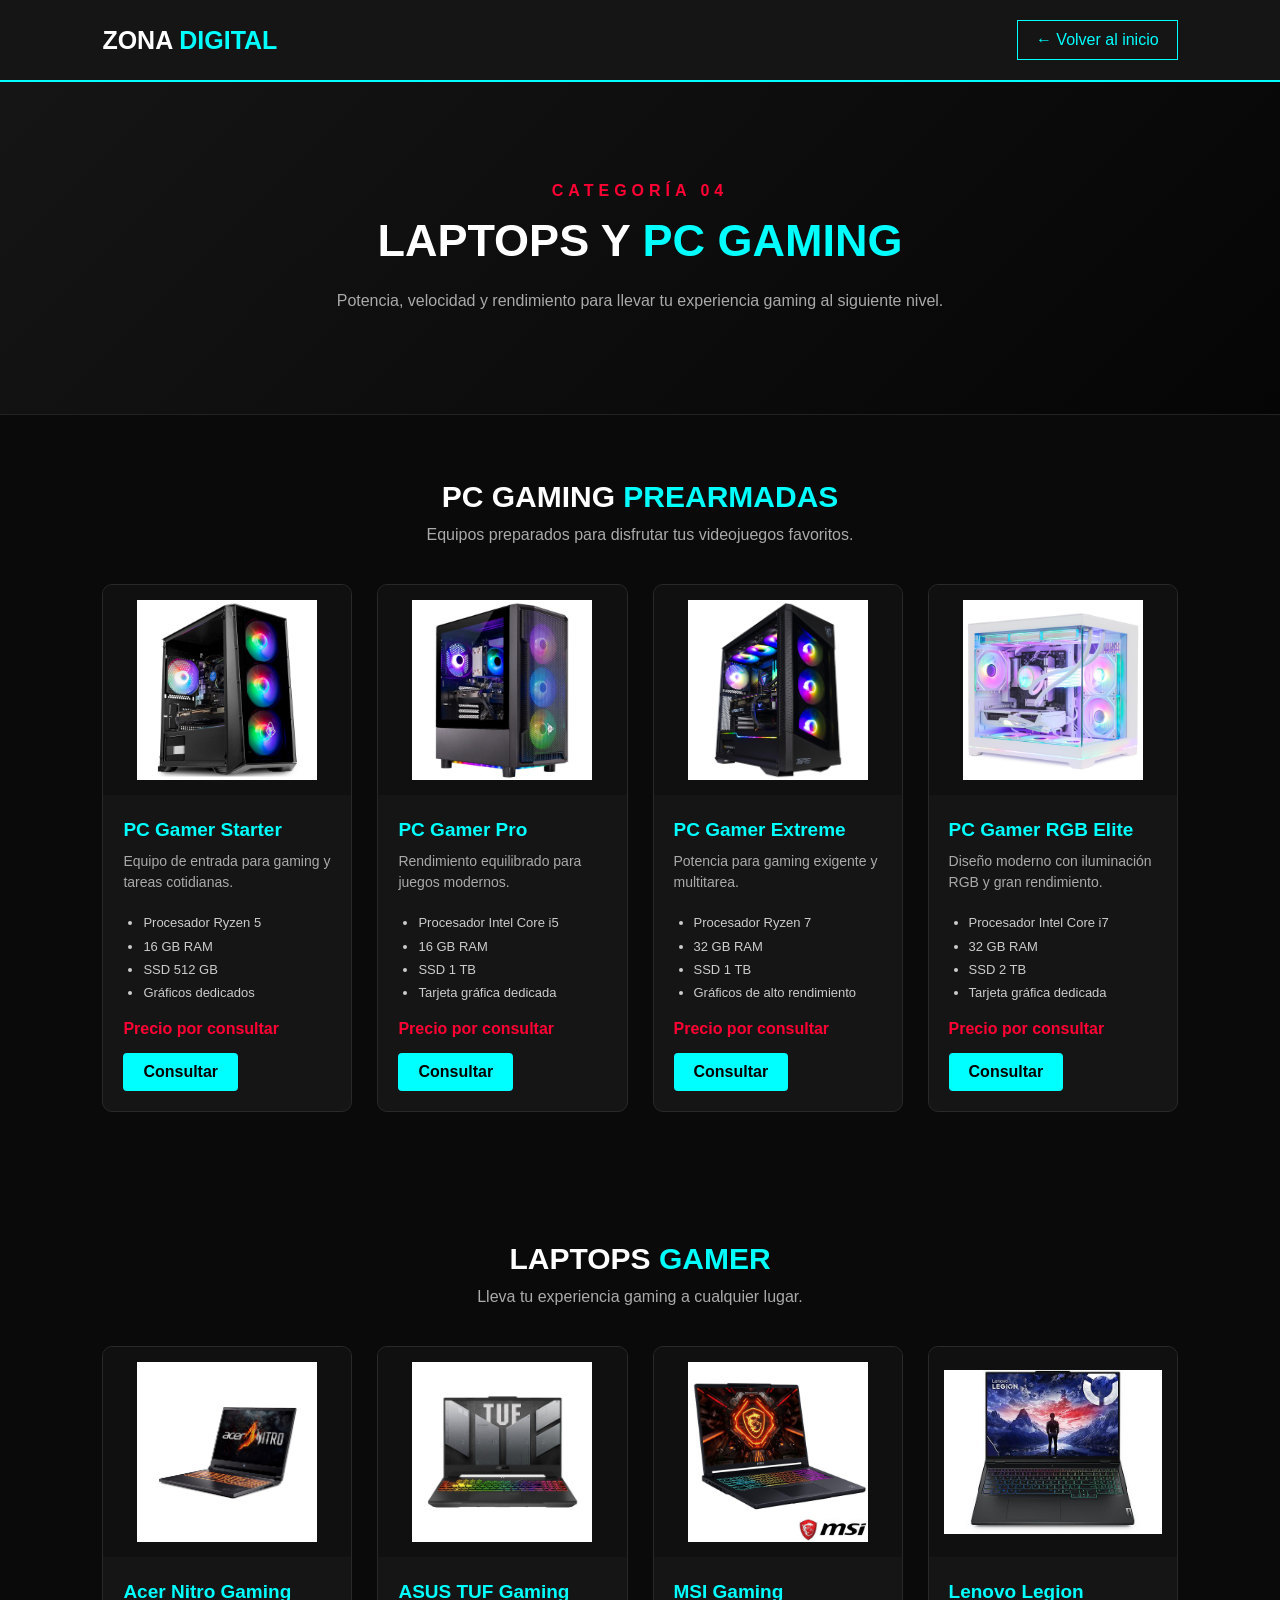
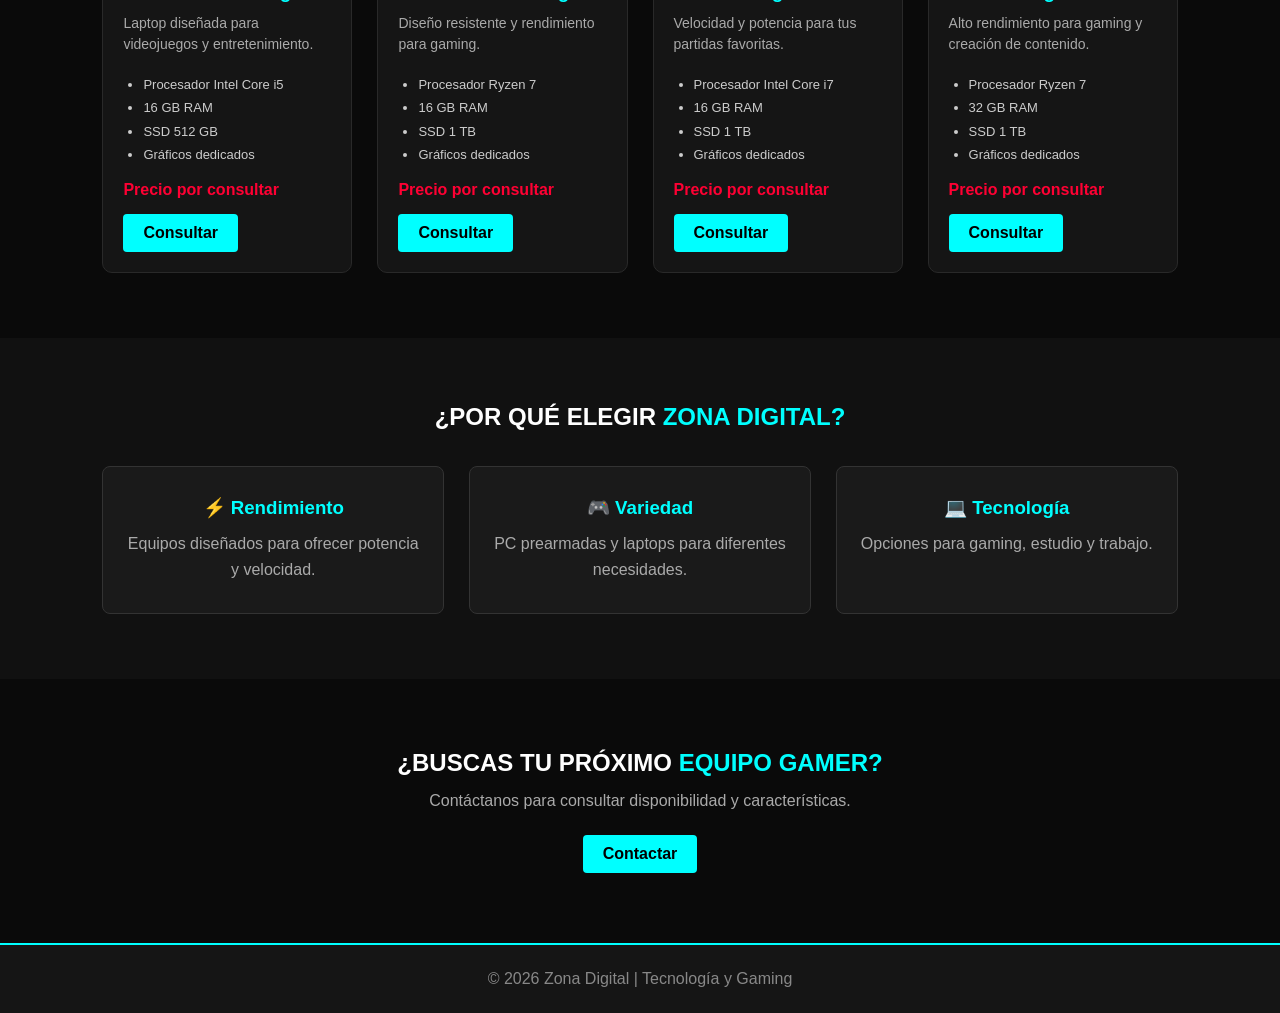
<file: categoria4.html>
<!DOCTYPE html>
<html lang="es">
<head>
    <meta charset="UTF-8">
    <meta name="viewport" content="width=device-width, initial-scale=1.0">
    <title>Laptops y PC Gaming | Zona Digital</title>
    <link rel="stylesheet" href="PC gaming.css">
</head>
<body>

<header>
    <div class="logo">ZONA <span>DIGITAL</span></div>
    <a href="index.html" class="volver">← Volver al inicio</a>
</header>

<section class="hero">
    <p class="numero">CATEGORÍA 04</p>
    <h1>LAPTOPS Y <span>PC GAMING</span></h1>
    <p>
        Potencia, velocidad y rendimiento para llevar tu experiencia
        gaming al siguiente nivel.
    </p>
</section>

<section class="catalogo">
    <h2>PC GAMING <span>PREARMADAS</span></h2>
    <p class="subtitulo">Equipos preparados para disfrutar tus videojuegos favoritos.</p>

    <div class="productos">

        <article class="producto">
            <img src="pc-gamer-entrada.jpg" alt="PC Gamer de entrada">
            <div class="contenido">
                <h3>PC Gamer Starter</h3>
                <p>Equipo de entrada para gaming y tareas cotidianas.</p>
                <ul>
                    <li>Procesador Ryzen 5</li>
                    <li>16 GB RAM</li>
                    <li>SSD 512 GB</li>
                    <li>Gráficos dedicados</li>
                </ul>
                <span class="precio">Precio por consultar</span>
                <a href="#contacto" class="boton">Consultar</a>
            </div>
        </article>

        <article class="producto">
            <img src="pc-gamer-media.jpg" alt="PC Gamer gama media">
            <div class="contenido">
                <h3>PC Gamer Pro</h3>
                <p>Rendimiento equilibrado para juegos modernos.</p>
                <ul>
                    <li>Procesador Intel Core i5</li>
                    <li>16 GB RAM</li>
                    <li>SSD 1 TB</li>
                    <li>Tarjeta gráfica dedicada</li>
                </ul>
                <span class="precio">Precio por consultar</span>
                <a href="#contacto" class="boton">Consultar</a>
            </div>
        </article>

        <article class="producto">
            <img src="pc-gamer-alta.jpg" alt="PC Gamer de alto rendimiento">
            <div class="contenido">
                <h3>PC Gamer Extreme</h3>
                <p>Potencia para gaming exigente y multitarea.</p>
                <ul>
                    <li>Procesador Ryzen 7</li>
                    <li>32 GB RAM</li>
                    <li>SSD 1 TB</li>
                    <li>Gráficos de alto rendimiento</li>
                </ul>
                <span class="precio">Precio por consultar</span>
                <a href="#contacto" class="boton">Consultar</a>
            </div>
        </article>

        <article class="producto">
            <img src="pc-gamer-rgb.jpg" alt="PC Gamer RGB">
            <div class="contenido">
                <h3>PC Gamer RGB Elite</h3>
                <p>Diseño moderno con iluminación RGB y gran rendimiento.</p>
                <ul>
                    <li>Procesador Intel Core i7</li>
                    <li>32 GB RAM</li>
                    <li>SSD 2 TB</li>
                    <li>Tarjeta gráfica dedicada</li>
                </ul>
                <span class="precio">Precio por consultar</span>
                <a href="#contacto" class="boton">Consultar</a>
            </div>
        </article>

    </div>
</section>

<section class="catalogo laptops">
    <h2>LAPTOPS <span>GAMER</span></h2>
    <p class="subtitulo">Lleva tu experiencia gaming a cualquier lugar.</p>

    <div class="productos">

        <article class="producto">
            <img src="laptop-gamer-acer.jpg" alt="Laptop Acer Nitro">
            <div class="contenido">
                <h3>Acer Nitro Gaming</h3>
                <p>Laptop diseñada para videojuegos y entretenimiento.</p>
                <ul>
                    <li>Procesador Intel Core i5</li>
                    <li>16 GB RAM</li>
                    <li>SSD 512 GB</li>
                    <li>Gráficos dedicados</li>
                </ul>
                <span class="precio">Precio por consultar</span>
                <a href="#contacto" class="boton">Consultar</a>
            </div>
        </article>

        <article class="producto">
            <img src="laptop-gamer-asus.jpg" alt="Laptop ASUS TUF Gaming">
            <div class="contenido">
                <h3>ASUS TUF Gaming</h3>
                <p>Diseño resistente y rendimiento para gaming.</p>
                <ul>
                    <li>Procesador Ryzen 7</li>
                    <li>16 GB RAM</li>
                    <li>SSD 1 TB</li>
                    <li>Gráficos dedicados</li>
                </ul>
                <span class="precio">Precio por consultar</span>
                <a href="#contacto" class="boton">Consultar</a>
            </div>
        </article>

        <article class="producto">
            <img src="laptop-gamer-msi.jpg" alt="Laptop MSI Gaming">
            <div class="contenido">
                <h3>MSI Gaming</h3>
                <p>Velocidad y potencia para tus partidas favoritas.</p>
                <ul>
                    <li>Procesador Intel Core i7</li>
                    <li>16 GB RAM</li>
                    <li>SSD 1 TB</li>
                    <li>Gráficos dedicados</li>
                </ul>
                <span class="precio">Precio por consultar</span>
                <a href="#contacto" class="boton">Consultar</a>
            </div>
        </article>

        <article class="producto">
            <img src="laptop-gamer-lenovo.jpg" alt="Laptop Lenovo Legion">
            <div class="contenido">
                <h3>Lenovo Legion</h3>
                <p>Alto rendimiento para gaming y creación de contenido.</p>
                <ul>
                    <li>Procesador Ryzen 7</li>
                    <li>32 GB RAM</li>
                    <li>SSD 1 TB</li>
                    <li>Gráficos dedicados</li>
                </ul>
                <span class="precio">Precio por consultar</span>
                <a href="#contacto" class="boton">Consultar</a>
            </div>
        </article>

    </div>
</section>

<section class="beneficios">
    <h2>¿POR QUÉ ELEGIR <span>ZONA DIGITAL?</span></h2>

    <div class="beneficios-grid">
        <div>
            <h3>⚡ Rendimiento</h3>
            <p>Equipos diseñados para ofrecer potencia y velocidad.</p>
        </div>

        <div>
            <h3>🎮 Variedad</h3>
            <p>PC prearmadas y laptops para diferentes necesidades.</p>
        </div>

        <div>
            <h3>💻 Tecnología</h3>
            <p>Opciones para gaming, estudio y trabajo.</p>
        </div>
    </div>
</section>

<section class="contacto" id="contacto">
    <h2>¿BUSCAS TU PRÓXIMO <span>EQUIPO GAMER?</span></h2>
    <p>Contáctanos para consultar disponibilidad y características.</p>
    <a href="index.html#contacto" class="boton">Contactar</a>
</section>

<footer>
    <p>© 2026 Zona Digital | Tecnología y Gaming</p>
</footer>

</body>
</html>
</file>
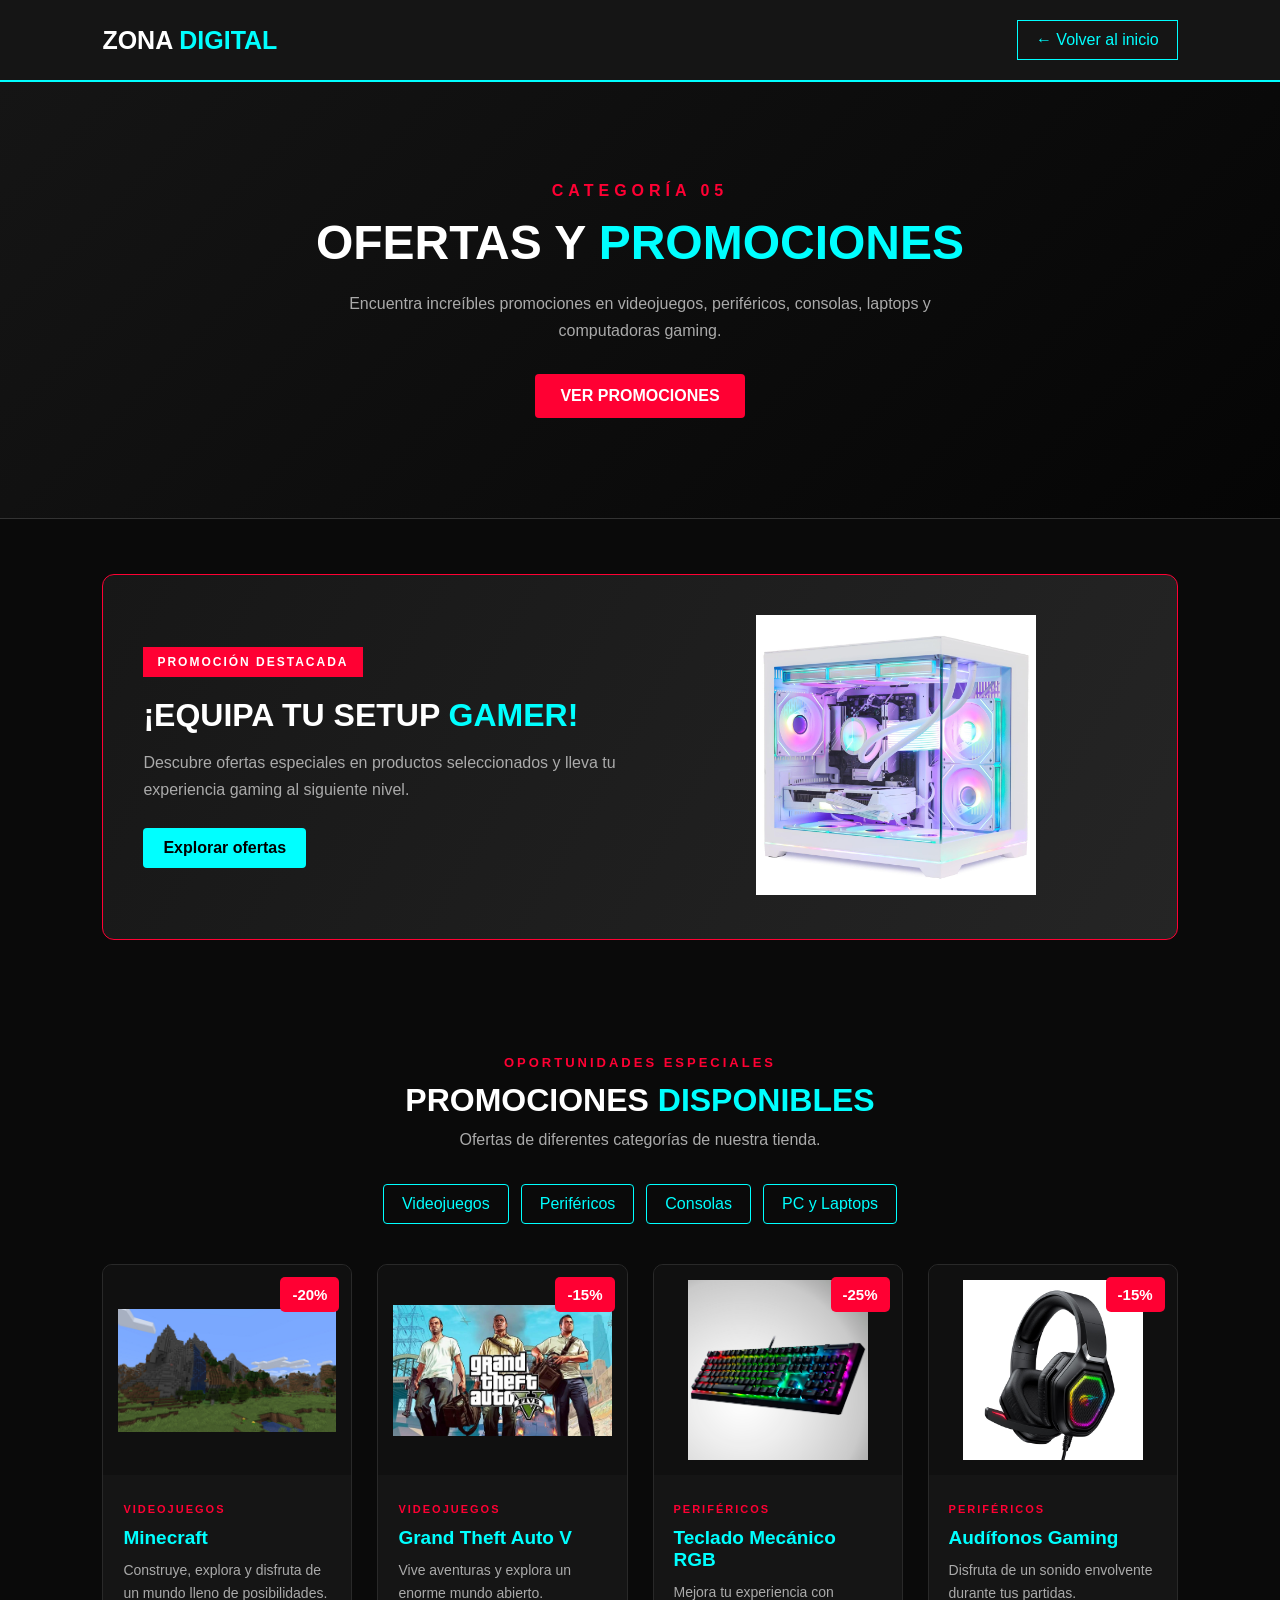
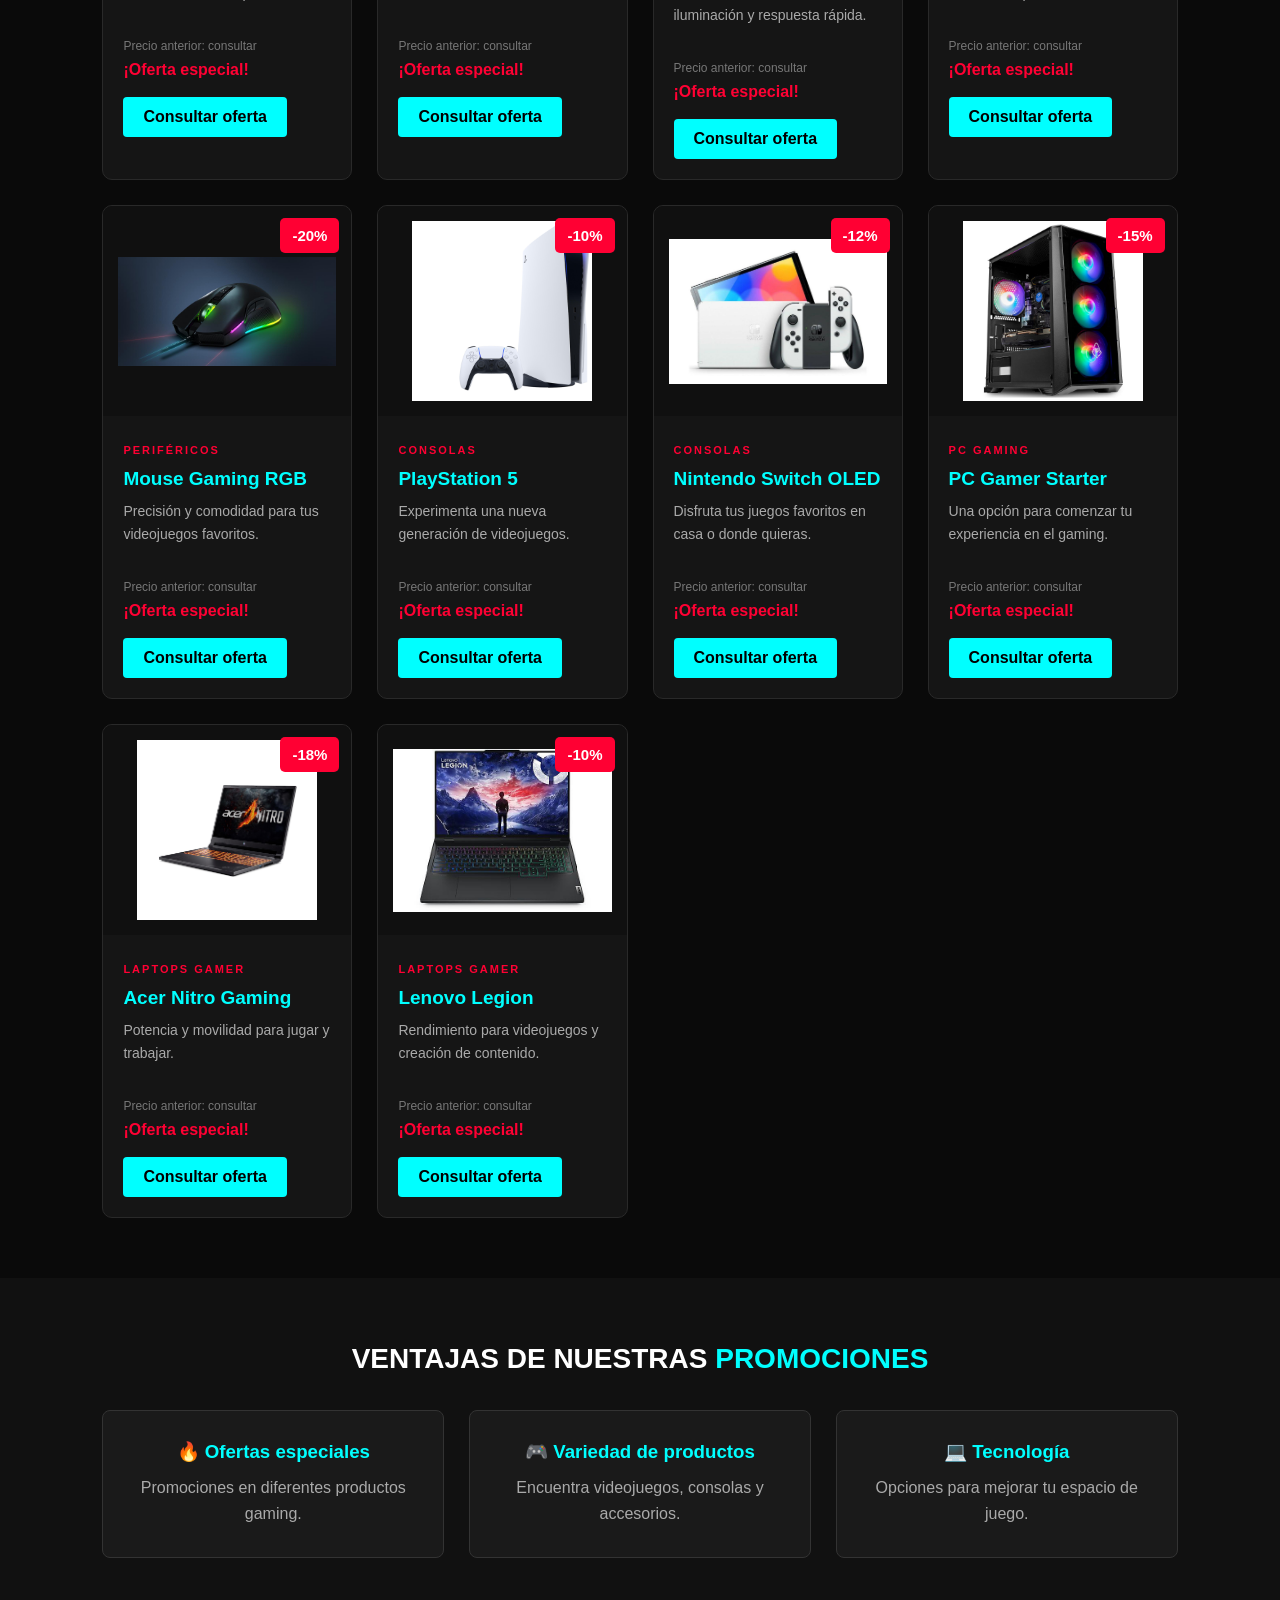
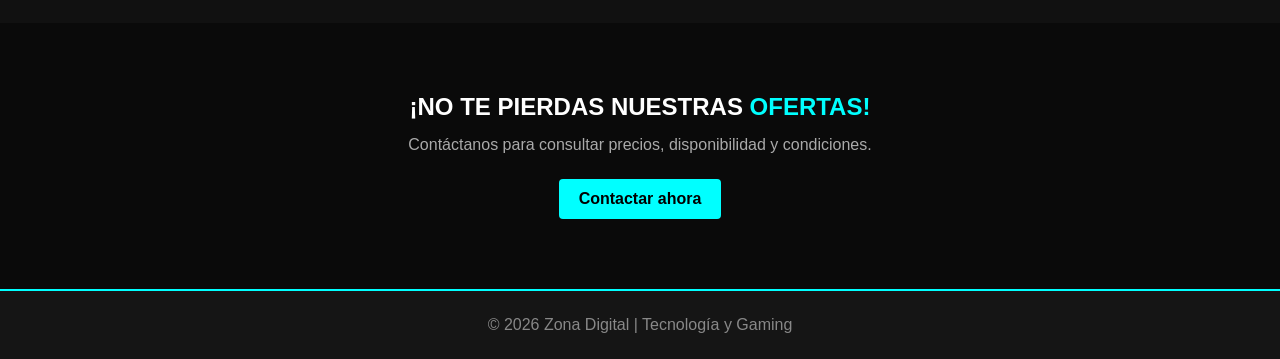
<file: categoria5.html>
<!DOCTYPE html>
<html lang="es">
<head>
    <meta charset="UTF-8">
    <meta name="viewport" content="width=device-width, initial-scale=1.0">
    <title>Promociones | Zona Digital</title>
    <link rel="stylesheet" href="promociones.css">
</head>
<body>

<header>
    <div class="logo">ZONA <span>DIGITAL</span></div>
    <a href="index.html" class="volver">← Volver al inicio</a>
</header>

<section class="hero">
    <p class="numero">CATEGORÍA 05</p>
    <h1>OFERTAS Y <span>PROMOCIONES</span></h1>
    <p>
        Encuentra increíbles promociones en videojuegos,
        periféricos, consolas, laptops y computadoras gaming.
    </p>
    <a href="#ofertas" class="boton-principal">VER PROMOCIONES</a>
</section>

<section class="destacada">
    <div class="destacada-texto">
        <span class="etiqueta">PROMOCIÓN DESTACADA</span>
        <h2>¡EQUIPA TU SETUP <span>GAMER!</span></h2>
        <p>
            Descubre ofertas especiales en productos seleccionados
            y lleva tu experiencia gaming al siguiente nivel.
        </p>
        <a href="#ofertas" class="boton">Explorar ofertas</a>
    </div>

    <div class="destacada-imagen">
        <img src="pc-gamer-rgb.jpg" alt="Computadora gaming RGB">
    </div>
</section>

<section class="ofertas" id="ofertas">

    <div class="titulo-seccion">
        <p>OPORTUNIDADES ESPECIALES</p>
        <h2>PROMOCIONES <span>DISPONIBLES</span></h2>
        <p class="descripcion">
            Ofertas de diferentes categorías de nuestra tienda.
        </p>
    </div>

    <div class="filtros">
        <a href="#videojuegos">Videojuegos</a>
        <a href="#perifericos">Periféricos</a>
        <a href="#consolas">Consolas</a>
        <a href="#computadoras">PC y Laptops</a>
    </div>

    <div class="productos">

        <!-- VIDEOJUEGOS -->

        <article class="producto" id="videojuegos">
            <span class="descuento">-20%</span>
            <img src="minecraft.jpg" alt="Minecraft">
            <div class="contenido">
                <span class="categoria">VIDEOJUEGOS</span>
                <h3>Minecraft</h3>
                <p>Construye, explora y disfruta de un mundo lleno de posibilidades.</p>
                <span class="precio-anterior">Precio anterior: consultar</span>
                <span class="precio">¡Oferta especial!</span>
                <a href="#contacto" class="boton">Consultar oferta</a>
            </div>
        </article>

        <article class="producto">
            <span class="descuento">-15%</span>
            <img src="gta.jpg" alt="Grand Theft Auto V">
            <div class="contenido">
                <span class="categoria">VIDEOJUEGOS</span>
                <h3>Grand Theft Auto V</h3>
                <p>Vive aventuras y explora un enorme mundo abierto.</p>
                <span class="precio-anterior">Precio anterior: consultar</span>
                <span class="precio">¡Oferta especial!</span>
                <a href="#contacto" class="boton">Consultar oferta</a>
            </div>
        </article>

        <!-- PERIFÉRICOS -->

        <article class="producto" id="perifericos">
            <span class="descuento">-25%</span>
            <img src="teclado.jpg" alt="Teclado mecánico RGB">
            <div class="contenido">
                <span class="categoria">PERIFÉRICOS</span>
                <h3>Teclado Mecánico RGB</h3>
                <p>Mejora tu experiencia con iluminación y respuesta rápida.</p>
                <span class="precio-anterior">Precio anterior: consultar</span>
                <span class="precio">¡Oferta especial!</span>
                <a href="#contacto" class="boton">Consultar oferta</a>
            </div>
        </article>

        <article class="producto">
            <span class="descuento">-15%</span>
            <img src="audifonos.jpg" alt="Audífonos gaming">
            <div class="contenido">
                <span class="categoria">PERIFÉRICOS</span>
                <h3>Audífonos Gaming</h3>
                <p>Disfruta de un sonido envolvente durante tus partidas.</p>
                <span class="precio-anterior">Precio anterior: consultar</span>
                <span class="precio">¡Oferta especial!</span>
                <a href="#contacto" class="boton">Consultar oferta</a>
            </div>
        </article>

        <article class="producto">
            <span class="descuento">-20%</span>
            <img src="mouse.jpg" alt="Mouse gaming RGB">
            <div class="contenido">
                <span class="categoria">PERIFÉRICOS</span>
                <h3>Mouse Gaming RGB</h3>
                <p>Precisión y comodidad para tus videojuegos favoritos.</p>
                <span class="precio-anterior">Precio anterior: consultar</span>
                <span class="precio">¡Oferta especial!</span>
                <a href="#contacto" class="boton">Consultar oferta</a>
            </div>
        </article>

        <!-- CONSOLAS -->

        <article class="producto" id="consolas">
            <span class="descuento">-10%</span>
            <img src="ps5.jpg" alt="PlayStation 5">
            <div class="contenido">
                <span class="categoria">CONSOLAS</span>
                <h3>PlayStation 5</h3>
                <p>Experimenta una nueva generación de videojuegos.</p>
                <span class="precio-anterior">Precio anterior: consultar</span>
                <span class="precio">¡Oferta especial!</span>
                <a href="#contacto" class="boton">Consultar oferta</a>
            </div>
        </article>

        <article class="producto">
            <span class="descuento">-12%</span>
            <img src="switch-oled.jpg" alt="Nintendo Switch OLED">
            <div class="contenido">
                <span class="categoria">CONSOLAS</span>
                <h3>Nintendo Switch OLED</h3>
                <p>Disfruta tus juegos favoritos en casa o donde quieras.</p>
                <span class="precio-anterior">Precio anterior: consultar</span>
                <span class="precio">¡Oferta especial!</span>
                <a href="#contacto" class="boton">Consultar oferta</a>
            </div>
        </article>

        <!-- PC Y LAPTOPS -->

        <article class="producto" id="computadoras">
            <span class="descuento">-15%</span>
            <img src="pc-gamer-entrada.jpg" alt="PC Gamer Starter">
            <div class="contenido">
                <span class="categoria">PC GAMING</span>
                <h3>PC Gamer Starter</h3>
                <p>Una opción para comenzar tu experiencia en el gaming.</p>
                <span class="precio-anterior">Precio anterior: consultar</span>
                <span class="precio">¡Oferta especial!</span>
                <a href="#contacto" class="boton">Consultar oferta</a>
            </div>
        </article>

        <article class="producto">
            <span class="descuento">-18%</span>
            <img src="laptop-gamer-acer.jpg" alt="Acer Nitro Gaming">
            <div class="contenido">
                <span class="categoria">LAPTOPS GAMER</span>
                <h3>Acer Nitro Gaming</h3>
                <p>Potencia y movilidad para jugar y trabajar.</p>
                <span class="precio-anterior">Precio anterior: consultar</span>
                <span class="precio">¡Oferta especial!</span>
                <a href="#contacto" class="boton">Consultar oferta</a>
            </div>
        </article>

        <article class="producto">
            <span class="descuento">-10%</span>
            <img src="laptop-gamer-lenovo.jpg" alt="Lenovo Legion">
            <div class="contenido">
                <span class="categoria">LAPTOPS GAMER</span>
                <h3>Lenovo Legion</h3>
                <p>Rendimiento para videojuegos y creación de contenido.</p>
                <span class="precio-anterior">Precio anterior: consultar</span>
                <span class="precio">¡Oferta especial!</span>
                <a href="#contacto" class="boton">Consultar oferta</a>
            </div>
        </article>

    </div>
</section>

<section class="beneficios">
    <h2>VENTAJAS DE NUESTRAS <span>PROMOCIONES</span></h2>

    <div class="beneficios-grid">
        <div>
            <h3>🔥 Ofertas especiales</h3>
            <p>Promociones en diferentes productos gaming.</p>
        </div>

        <div>
            <h3>🎮 Variedad de productos</h3>
            <p>Encuentra videojuegos, consolas y accesorios.</p>
        </div>

        <div>
            <h3>💻 Tecnología</h3>
            <p>Opciones para mejorar tu espacio de juego.</p>
        </div>
    </div>
</section>

<section class="contacto" id="contacto">
    <h2>¡NO TE PIERDAS NUESTRAS <span>OFERTAS!</span></h2>
    <p>Contáctanos para consultar precios, disponibilidad y condiciones.</p>
    <a href="index.html#contacto" class="boton">Contactar ahora</a>
</section>

<footer>
    <p>© 2026 Zona Digital | Tecnología y Gaming</p>
</footer>

</body>
</html>
</file>
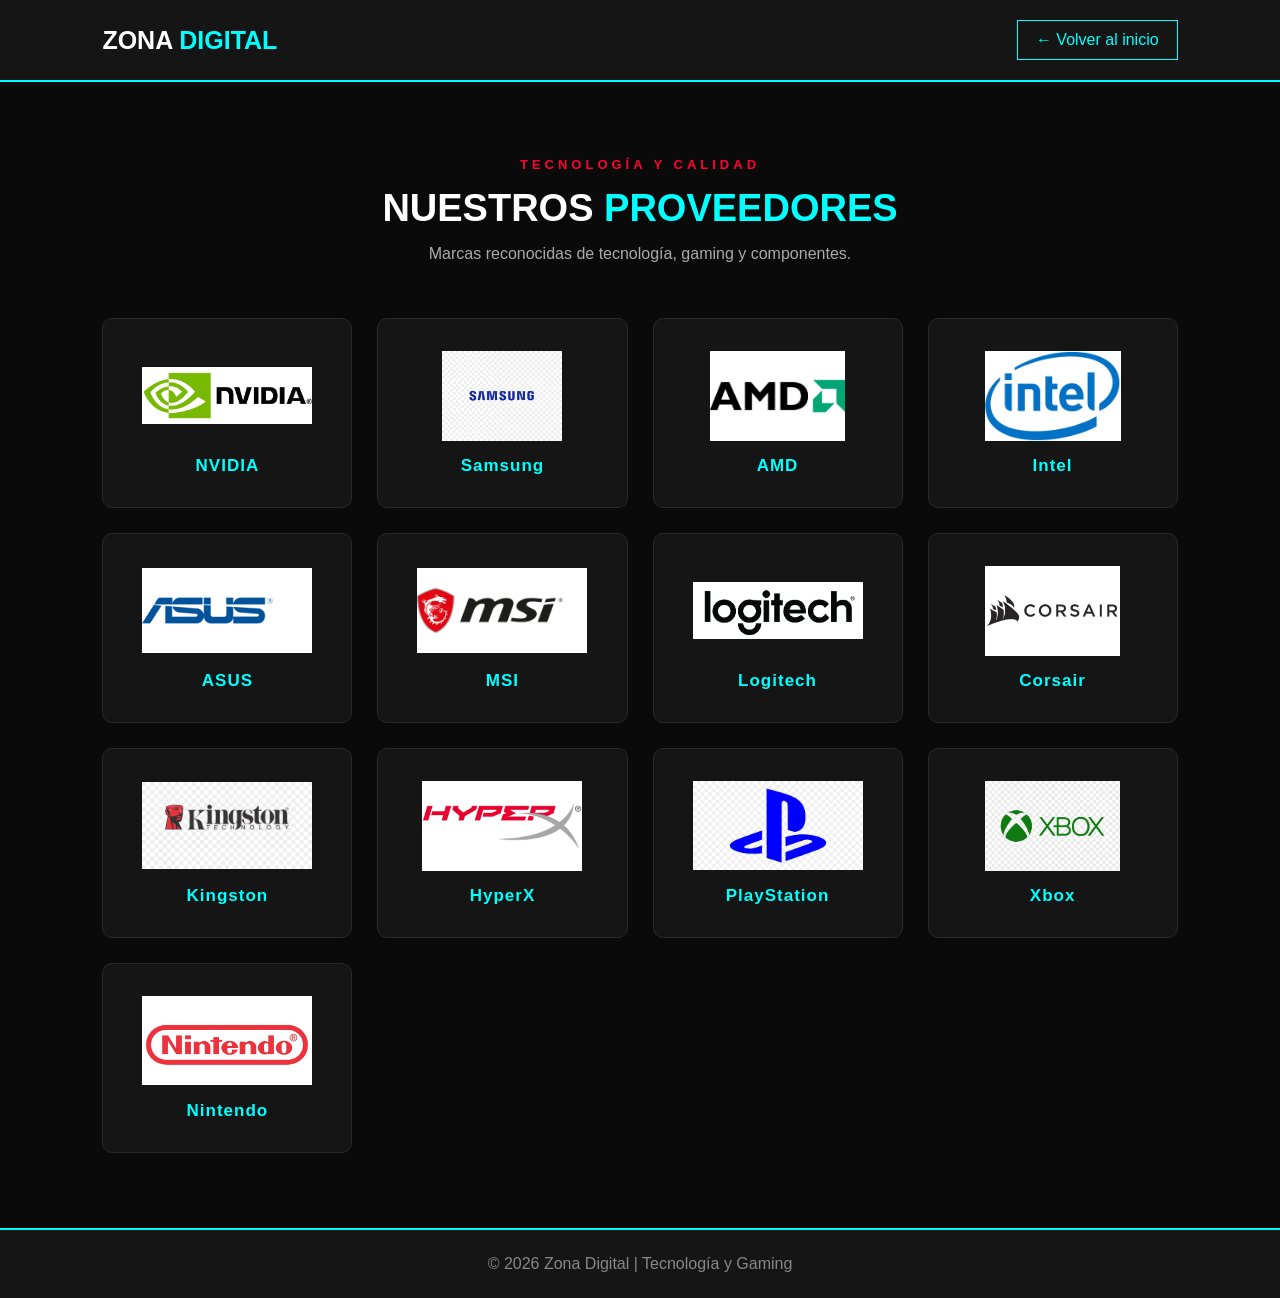
<file: categoria6.html>
<!DOCTYPE html>
<html lang="es">
<head>
    <meta charset="UTF-8">
    <meta name="viewport" content="width=device-width, initial-scale=1.0">
    <title>Proveedores | Zona Digital</title>
    <link rel="stylesheet" href="proveedores.css">
</head>
<body>

<header>
    <div class="logo">ZONA <span>DIGITAL</span></div>
    <a href="index.html" class="volver">← Volver al inicio</a>
</header>

<section class="proveedores">

    <div class="titulo">
        <p>TECNOLOGÍA Y CALIDAD</p>
        <h1>NUESTROS <span>PROVEEDORES</span></h1>
        <p class="descripcion">
            Marcas reconocidas de tecnología, gaming y componentes.
        </p>
    </div>

    <div class="lista-proveedores">

        <div class="marca">
            <img src="nvidia.jpg" alt="NVIDIA">
            <h3>NVIDIA</h3>
        </div>

        <div class="marca">
            <img src="samsung.jpg" alt="Samsung">
            <h3>Samsung</h3>
        </div>

        <div class="marca">
            <img src="amd.jpg" alt="AMD">
            <h3>AMD</h3>
        </div>

        <div class="marca">
            <img src="intel.jpg" alt="Intel">
            <h3>Intel</h3>
        </div>

        <div class="marca">
            <img src="asus.jpg" alt="ASUS">
            <h3>ASUS</h3>
        </div>

        <div class="marca">
            <img src="msi.jpg" alt="MSI">
            <h3>MSI</h3>
        </div>

        <div class="marca">
            <img src="logitech.jpg" alt="Logitech">
            <h3>Logitech</h3>
        </div>

        <div class="marca">
            <img src="corsair.jpg" alt="Corsair">
            <h3>Corsair</h3>
        </div>

        <div class="marca">
            <img src="kingston.jpg" alt="Kingston">
            <h3>Kingston</h3>
        </div>

        <div class="marca">
            <img src="hiperx.jpg" alt="HyperX">
            <h3>HyperX</h3>
        </div>

        <div class="marca">
            <img src="playstation.jpg" alt="PlayStation">
            <h3>PlayStation</h3>
        </div>

        <div class="marca">
            <img src="xbox.jpg" alt="Xbox">
            <h3>Xbox</h3>
        </div>

        <div class="marca">
            <img src="nintendo.jpg" alt="Nintendo">
            <h3>Nintendo</h3>
        </div>

    </div>

</section>

<footer>
    <p>© 2026 Zona Digital | Tecnología y Gaming</p>
</footer>

</body>
</html>
</file>
<file: styles.css>
/* CONFIGURACIÓN GENERAL */

* {
    margin: 0;
    padding: 0;
    box-sizing: border-box;
    font-family: 'Segoe UI', sans-serif;
    scroll-behavior: smooth;
}

:root {
    --negro: #0a0a0a;
    --gris: #151515;
    --cyan: #00ffff;
    --rojo: #ff0033;
    --blanco: #ffffff;
    --texto: #aaaaaa;
}

body {
    background: var(--negro);
    color: var(--blanco);
}

/* NAVEGACIÓN */

nav {
    display: flex;
    justify-content: space-between;
    align-items: center;
    padding: 20px 8%;
    background: #101010;
    border-bottom: 1px solid #222;
    position: sticky;
    top: 0;
    z-index: 100;
}

.logo-text {
    font-size: 25px;
    font-weight: bold;
    color: var(--cyan);
}

.logo-text span {
    color: var(--rojo);
}

nav ul {
    display: flex;
    list-style: none;
    gap: 25px;
}

nav a {
    color: #ddd;
    text-decoration: none;
    font-size: 14px;
    transition: .3s;
}

nav a:hover {
    color: var(--cyan);
}

/* INICIO */

.hero {
    min-height: 550px;
    display: flex;
    align-items: center;
    justify-content: space-between;
    padding: 70px 10%;
    gap: 35px;
    background:
    radial-gradient(circle at 80% 50%, #003b3b33, transparent 40%);
}

.hero-content {
    max-width: 550px;
}

.hero h1 {
    font-size: 55px;
    line-height: 1.1;
    margin-bottom: 20px;
}

.hero h1 span {
    color: var(--cyan);
}

.hero p {
    color: var(--texto);
    line-height: 1.8;
    margin-bottom: 30px;
}

.btn {
    display: inline-block;
    background: var(--rojo);
    color: white;
    padding: 13px 25px;
    border-radius: 5px;
    text-decoration: none;
    font-weight: bold;
    transition: .3s;
}

.btn:hover {
    background: #d9002b;
    transform: translateY(-3px);
}

.hero-image img {
    width: 100%;
    max-width: 420px;
    border-radius: 12px;
}

/* SECCIONES GENERALES */

section {
    padding: 75px 10%;
}

.section-title {
    text-align: center;
    margin-bottom: 45px;
}

.section-title h2 {
    font-size: 32px;
    margin-bottom: 10px;
}

.section-title h2 span {
    color: var(--cyan);
}

.section-title p {
    color: var(--texto);
}

/* PRODUCTOS */

.products {
    background: #101010;
}

.product-list {
    display: grid;
    grid-template-columns: repeat(3, 1fr);
    gap: 25px;
}

.product {
    background: var(--gris);
    padding: 25px;
    border: 1px solid #292929;
    border-radius: 10px;
    transition: .3s;
}

.product:hover {
    border-color: var(--cyan);
    transform: translateY(-5px);
}

.product .icon {
    font-size: 40px;
    margin-bottom: 15px;
}

.product h3 {
    margin-bottom: 12px;
    color: var(--cyan);
}

.product p {
    color: var(--texto);
    line-height: 1.6;
    font-size: 14px;
}

.price {
    color: var(--rojo);
    font-weight: bold;
    margin: 18px 0;
}

/* CATEGORÍAS */

.categories {
    display: grid;
    grid-template-columns: repeat(4, 1fr);
    gap: 15px;
}

.category {
    background: #151515;
    padding: 30px 15px;
    text-align: center;
    border-radius: 8px;
    border: 1px solid #252525;
    transition: .3s;
}

.category:hover {
    border-color: var(--rojo);
}

.category h3 {
    color: var(--cyan);
    font-size: 16px;
}

.category a {
    color: var(--texto);
    font-size: 13px;
    margin-top: 10px;
}

/* NOSOTROS */

.about {
    background: #101010;
    display: flex;
    align-items: center;
    gap: 50px;
}

.about-content,
.about-image {
    flex: 1;
}

.about h2 {
    font-size: 32px;
    margin-bottom: 20px;
}

.about h2 span {
    color: var(--cyan);
}

.about p {
    color: var(--texto);
    line-height: 1.9;
    margin-bottom: 15px;
}

.about-image img {
    width: 100%;
    border-radius: 10px;
}

/* SERVICIOS */

.services {
    display: grid;
    grid-template-columns: repeat(3, 1fr);
    gap: 25px;
}

.service {
    padding: 25px;
    text-align: center;
    background: #151515;
    border-radius: 10px;
}

.service .icon {
    font-size: 35px;
    margin-bottom: 15px;
}

.service h3 {
    color: var(--cyan);
    margin-bottom: 10px;
}

.service p {
    color: var(--texto);
    font-size: 14px;
    line-height: 1.6;
}

/* VENTAJAS */

.advantages {
    background: #101010;
    text-align: center;
}

.advantages ul {
    list-style: none;
    max-width: 600px;
    margin: auto;
}

.advantages li {
    padding: 15px;
    margin: 12px 0;
    background: #191919;
    border-radius: 6px;
    color: #ddd;
}

.advantages li span {
    color: var(--cyan);
    margin-right: 10px;
}

/* CONTACTO */

.contact {
    text-align: center;
}

.contact p {
    color: var(--texto);
    margin: 15px 0 25px;
}

/* PIE DE PÁGINA */

footer {
    background: #101010;
    padding: 30px 10%;
    text-align: center;
    border-top: 1px solid #252525;
}

footer h2 {
    color: var(--cyan);
    margin-bottom: 10px;
}

footer p {
    color: #777;
    font-size: 13px;
    margin-top: 10px;
}

/* DISEÑO RESPONSIVE */

@media (max-width: 850px) {

    nav {
        flex-direction: column;
        gap: 18px;
    }

    nav ul {
        flex-wrap: wrap;
        justify-content: center;
        gap: 15px;
    }

    .hero {
        flex-direction: column;
        text-align: center;
    }

    .hero h1 {
        font-size: 40px;
    }

    .product-list,
    .services {
        grid-template-columns: repeat(2, 1fr);
    }

    .categories {
        grid-template-columns: repeat(2, 1fr);
    }

    .about {
        flex-direction: column;
    }
}

@media (max-width: 550px) {

    .product-list,
    .services {
        grid-template-columns: 1fr;
    }

    section {
        padding: 55px 6%;
    }

    .hero h1 {
        font-size: 35px;
    }
}

/* SECCIÓN NUESTRO EQUIPO */

.equipo {
    background: #0a0a0a;
    padding: 80px 8%;
}

.equipo-titulo {
    text-align: center;
    margin-bottom: 50px;
}

.equipo-titulo p {
    color: #ff0033;
    font-size: 13px;
    font-weight: bold;
    letter-spacing: 4px;
    margin-bottom: 12px;
}

.equipo-titulo h2 {
    color: white;
    font-size: 34px;
    margin-bottom: 15px;
}

.equipo-titulo h2 span {
    color: #00ffff;
}

.equipo-titulo h3 {
    color: #aaaaaa;
    font-size: 16px;
    font-weight: normal;
}

/* CONTENEDOR */

.equipo-contenedor {
    display: grid;
    grid-template-columns: repeat(4, 1fr);
    gap: 25px;
}

/* TARJETAS */

.miembro {
    background: #151515;
    border: 1px solid #292929;
    border-radius: 10px;
    overflow: hidden;
    transition: 0.4s;
}

.miembro:hover {
    transform: translateY(-10px);
    border-color: #00ffff;
    box-shadow: 0 0 18px #00ffff44;
}

/* FOTOGRAFÍAS */

.foto-miembro {
    width: 100%;
    height: 300px;
    overflow: hidden;
    background: #202020;
}

.foto-miembro img {
    width: 100%;
    height: 100%;
    object-fit: cover;
    object-position: center;
    transition: 0.4s;
}

.miembro:hover .foto-miembro img {
    transform: scale(1.06);
}

/* INFORMACIÓN */

.info-miembro {
    padding: 25px 18px;
    text-align: center;
}

.cargo {
    color: #ff0033;
    font-size: 11px;
    font-weight: bold;
    letter-spacing: 2px;
}

.info-miembro h3 {
    color: #00ffff;
    font-size: 21px;
    margin: 12px 0;
}

.info-miembro p {
    color: #aaaaaa;
    font-size: 14px;
    line-height: 1.7;
}

/* RESPONSIVE */

@media (max-width: 1100px) {
    .equipo-contenedor {
        grid-template-columns: repeat(2, 1fr);
    }
}

@media (max-width: 600px) {
    .equipo {
        padding: 55px 5%;
    }

    .equipo-titulo h2 {
        font-size: 26px;
    }

    .equipo-contenedor {
        grid-template-columns: 1fr;
    }

    .foto-miembro {
        height: 350px;
    }
}
</file>
<file: videojuegos.css>
/* CONFIGURACIÓN GENERAL */

* {
    margin: 0;
    padding: 0;
    box-sizing: border-box;
    font-family: 'Segoe UI', sans-serif;
}

:root {
    --negro: #0a0a0a;
    --gris: #151515;
    --cyan: #00ffff;
    --rojo: #ff0033;
    --blanco: #ffffff;
    --texto: #aaaaaa;
}

html {
    scroll-behavior: smooth;
}

body {
    background: var(--negro);
    color: var(--blanco);
}

/* ENCABEZADO */

.header {
    display: flex;
    justify-content: space-between;
    align-items: center;
    padding: 22px 9%;
    background: #101010;
    border-bottom: 1px solid #252525;
}

.logo {
    font-size: 24px;
    font-weight: bold;
    color: var(--cyan);
    text-decoration: none;
}

.logo span {
    color: var(--rojo);
}

.back {
    color: #ddd;
    text-decoration: none;
    transition: .3s;
}

.back:hover {
    color: var(--cyan);
}

/* PRESENTACIÓN */

.hero {
    padding: 85px 10%;
    text-align: center;
    background:
    radial-gradient(circle, #003b3b44, transparent 65%);
}

.subtitle {
    color: var(--rojo);
    font-weight: bold;
    letter-spacing: 4px;
    margin-bottom: 15px;
}

.hero h1 {
    font-size: 65px;
    margin-bottom: 20px;
}

.hero h1 span {
    color: var(--cyan);
}

.hero > p:last-child {
    color: var(--texto);
    max-width: 600px;
    margin: auto;
    line-height: 1.8;
}

/* CATÁLOGO */

main {
    padding: 40px 9%;
}

.section-title {
    text-align: center;
    margin-bottom: 40px;
}

.section-title h2 {
    font-size: 32px;
    margin-bottom: 10px;
}

.section-title h2 span {
    color: var(--cyan);
}

.section-title p {
    color: var(--texto);
}

/* TARJETAS */

.games {
    display: grid;
    grid-template-columns: repeat(3, 1fr);
    gap: 25px;
}

.game-card {
    background: var(--gris);
    border: 1px solid #292929;
    border-radius: 10px;
    overflow: hidden;
    transition: .3s;
}

.game-card:hover {
    transform: translateY(-6px);
    border-color: var(--cyan);
}

.game-card img {
    width: 100%;
    height: 200px;
    object-fit: cover;
    display: block;
}

.game-info {
    padding: 20px;
}

.tag {
    display: inline-block;
    color: var(--rojo);
    font-size: 11px;
    font-weight: bold;
    letter-spacing: 1px;
    margin-bottom: 12px;
}

.game-info h3 {
    color: var(--cyan);
    font-size: 20px;
    margin-bottom: 12px;
}

.game-info p {
    color: var(--texto);
    font-size: 14px;
    line-height: 1.7;
    min-height: 72px;
}

.game-footer {
    display: flex;
    flex-direction: column;
    align-items: flex-start;
    gap: 15px;
    margin-top: 20px;
}

.game-footer strong {
    color: var(--rojo);
    font-size: 14px;
}

/* BOTONES */

.btn {
    display: inline-block;
    background: var(--rojo);
    color: white;
    text-decoration: none;
    padding: 10px 20px;
    border-radius: 5px;
    font-weight: bold;
    transition: .3s;
}

.btn:hover {
    background: #d9002b;
}

/* CONTACTO */

.contact {
    text-align: center;
    margin: 80px 0 30px;
    padding: 55px 20px;
    background: #151515;
    border: 1px solid #252525;
    border-radius: 10px;
}

.contact h2 {
    font-size: 30px;
    margin-bottom: 15px;
}

.contact h2 span {
    color: var(--cyan);
}

.contact p {
    color: var(--texto);
    margin-bottom: 25px;
    line-height: 1.7;
}

/* PIE DE PÁGINA */

footer {
    background: #101010;
    padding: 30px 10%;
    text-align: center;
    border-top: 1px solid #252525;
}

footer h3 {
    color: var(--cyan);
    margin-bottom: 10px;
}

footer h3 span {
    color: var(--rojo);
}

footer p {
    color: #777;
    font-size: 13px;
    margin-top: 10px;
}

/* RESPONSIVE */

@media (max-width: 900px) {
    .games {
        grid-template-columns: repeat(2, 1fr);
    }

    .hero h1 {
        font-size: 48px;
    }
}

@media (max-width: 600px) {
    .games {
        grid-template-columns: 1fr;
    }

    .header {
        flex-direction: column;
        gap: 15px;
    }

    .hero h1 {
        font-size: 38px;
    }

    main {
        padding: 35px 6%;
    }
}
</file>
<file: perifericos.css>
/* CONFIGURACIÓN GENERAL */

* {
    margin: 0;
    padding: 0;
    box-sizing: border-box;
    font-family: 'Segoe UI', sans-serif;
}

:root {
    --negro: #0a0a0a;
    --gris: #151515;
    --cyan: #00ffff;
    --rojo: #ff0033;
    --blanco: #ffffff;
    --texto: #aaaaaa;
}

html {
    scroll-behavior: smooth;
}

body {
    background: var(--negro);
    color: var(--blanco);
}

/* ENCABEZADO */

.header {
    display: flex;
    justify-content: space-between;
    align-items: center;
    padding: 22px 9%;
    background: #101010;
    border-bottom: 1px solid #252525;
}

.logo {
    font-size: 24px;
    font-weight: bold;
    color: var(--cyan);
    text-decoration: none;
}

.logo span {
    color: var(--rojo);
}

.back {
    color: #ddd;
    text-decoration: none;
    transition: .3s;
}

.back:hover {
    color: var(--cyan);
}

/* PRESENTACIÓN */

.hero {
    padding: 85px 10%;
    text-align: center;

    background:
    radial-gradient(circle, #003b3b44, transparent 65%);
}

.subtitle {
    color: var(--rojo);
    font-weight: bold;
    letter-spacing: 4px;
    margin-bottom: 15px;
}

.hero h1 {
    font-size: 55px;
    margin-bottom: 20px;
}

.hero h1 span {
    color: var(--cyan);
}

.hero p:not(.subtitle) {
    color: var(--texto);
    max-width: 650px;
    margin: 0 auto 25px;
    line-height: 1.8;
}

/* BOTONES */

.btn {
    display: inline-block;
    background: var(--rojo);
    color: white;
    text-decoration: none;
    padding: 11px 22px;
    border-radius: 5px;
    font-weight: bold;
    transition: .3s;
}

.btn:hover {
    background: #d9002b;
    transform: translateY(-2px);
}

/* CATÁLOGO */

main {
    padding: 40px 9%;
}

.section-title {
    text-align: center;
    margin-bottom: 40px;
}

.section-title h2 {
    font-size: 32px;
    margin-bottom: 10px;
}

.section-title h2 span {
    color: var(--cyan);
}

.section-title p {
    color: var(--texto);
}

/* PRODUCTOS */

.products {
    display: grid;
    grid-template-columns: repeat(4, 1fr);
    gap: 22px;
}

.product-card {
    background: var(--gris);
    border: 1px solid #292929;
    border-radius: 10px;
    overflow: hidden;
    transition: .3s;
}

.product-card:hover {
    transform: translateY(-6px);
    border-color: var(--cyan);
}

.product-card img {
    width: 100%;
    height: 190px;
    object-fit: cover;
    display: block;
}

.product-info {
    padding: 18px;
}

.tag {
    display: inline-block;
    color: var(--rojo);
    font-size: 11px;
    font-weight: bold;
    letter-spacing: 1px;
    margin-bottom: 10px;
}

.product-info h3 {
    color: var(--cyan);
    font-size: 18px;
    margin-bottom: 10px;
}

.product-info p {
    color: var(--texto);
    font-size: 13px;
    line-height: 1.7;
    min-height: 66px;
}

.product-info strong {
    display: block;
    color: var(--rojo);
    font-size: 13px;
    margin: 18px 0;
}

/* VENTAJAS */

.benefits {
    margin-top: 90px;
    padding: 55px 20px;
    background: #101010;
    border-radius: 10px;
}

.benefit-list {
    display: grid;
    grid-template-columns: repeat(3, 1fr);
    gap: 25px;
}

.benefit {
    text-align: center;
    padding: 20px;
    background: var(--gris);
    border-radius: 8px;
}

.benefit span {
    font-size: 38px;
}

.benefit h3 {
    color: var(--cyan);
    margin: 15px 0 10px;
}

.benefit p {
    color: var(--texto);
    font-size: 14px;
}

/* CONTACTO */

.contact {
    text-align: center;
    margin: 70px 0 30px;
    padding: 55px 20px;
    background: #151515;
    border: 1px solid #252525;
    border-radius: 10px;
}

.contact h2 {
    font-size: 30px;
    margin-bottom: 15px;
}

.contact h2 span {
    color: var(--cyan);
}

.contact p {
    color: var(--texto);
    margin-bottom: 25px;
    line-height: 1.7;
}

/* PIE DE PÁGINA */

footer {
    background: #101010;
    padding: 30px 10%;
    text-align: center;
    border-top: 1px solid #252525;
}

footer h3 {
    color: var(--cyan);
    margin-bottom: 10px;
}

footer h3 span {
    color: var(--rojo);
}

footer p {
    color: #777;
    font-size: 13px;
    margin-top: 10px;
}

/* RESPONSIVE */

@media (max-width: 1000px) {

    .products {
        grid-template-columns: repeat(2, 1fr);
    }

}

@media (max-width: 650px) {

    .products,
    .benefit-list {
        grid-template-columns: 1fr;
    }

    .header {
        flex-direction: column;
        gap: 15px;
    }

    .hero h1 {
        font-size: 36px;
    }

    main {
        padding: 35px 6%;
    }

}
</file>
<file: consola.css>
/* CONFIGURACIÓN GENERAL */

* {
    margin: 0;
    padding: 0;
    box-sizing: border-box;
    font-family: 'Segoe UI', sans-serif;
}

:root {
    --negro: #0a0a0a;
    --gris: #151515;
    --cyan: #00ffff;
    --rojo: #ff0033;
    --blanco: #ffffff;
    --texto: #aaaaaa;
}

html {
    scroll-behavior: smooth;
}

body {
    background: var(--negro);
    color: var(--blanco);
}

/* ENCABEZADO */

.header {
    display: flex;
    justify-content: space-between;
    align-items: center;
    padding: 22px 9%;
    background: #101010;
    border-bottom: 1px solid #252525;
}

.logo {
    font-size: 24px;
    font-weight: bold;
    color: var(--cyan);
    text-decoration: none;
}

.logo span {
    color: var(--rojo);
}

.back {
    color: #ddd;
    text-decoration: none;
    transition: .3s;
}

.back:hover {
    color: var(--cyan);
}

/* PRESENTACIÓN */

.hero {
    padding: 85px 10%;
    text-align: center;
    background:
    radial-gradient(circle, #003b3b44, transparent 65%);
}

.subtitle {
    color: var(--rojo);
    font-weight: bold;
    letter-spacing: 4px;
    margin-bottom: 15px;
}

.hero h1 {
    font-size: 55px;
    margin-bottom: 20px;
}

.hero h1 span {
    color: var(--cyan);
}

.hero p:not(.subtitle) {
    color: var(--texto);
    max-width: 650px;
    margin: 0 auto 25px;
    line-height: 1.8;
}

/* BOTONES */

.btn {
    display: inline-block;
    background: var(--rojo);
    color: white;
    text-decoration: none;
    padding: 11px 22px;
    border-radius: 5px;
    font-weight: bold;
    transition: .3s;
}

.btn:hover {
    background: #d9002b;
    transform: translateY(-2px);
}

/* CATÁLOGO */

main {
    padding: 40px 9%;
}

.section-title {
    text-align: center;
    margin-bottom: 40px;
}

.section-title h2 {
    font-size: 32px;
    margin-bottom: 10px;
}

.section-title h2 span {
    color: var(--cyan);
}

.section-title p {
    color: var(--texto);
}

/* TARJETAS DE PRODUCTOS */

.products {
    display: grid;
    grid-template-columns: repeat(4, 1fr);
    gap: 22px;
}

.product-card {
    background: var(--gris);
    border: 1px solid #292929;
    border-radius: 10px;
    overflow: hidden;
    transition: .3s;
}

.product-card:hover {
    transform: translateY(-6px);
    border-color: var(--cyan);
}

.product-card img {
    width: 100%;
    height: 190px;
    object-fit: contain;
    display: block;
    background: #1c1c1c;
    padding: 10px;
}

.product-info {
    padding: 18px;
}

.tag {
    display: inline-block;
    color: var(--rojo);
    font-size: 11px;
    font-weight: bold;
    letter-spacing: 1px;
    margin-bottom: 10px;
}

.product-info h3 {
    color: var(--cyan);
    font-size: 18px;
    margin-bottom: 10px;
}

.product-info p {
    color: var(--texto);
    font-size: 13px;
    line-height: 1.7;
    min-height: 66px;
}

.product-info strong {
    display: block;
    color: var(--rojo);
    font-size: 13px;
    margin: 18px 0;
}

/* VENTAJAS */

.benefits {
    margin-top: 90px;
    padding: 55px 20px;
    background: #101010;
    border-radius: 10px;
}

.benefit-list {
    display: grid;
    grid-template-columns: repeat(3, 1fr);
    gap: 25px;
}

.benefit {
    text-align: center;
    padding: 20px;
    background: var(--gris);
    border-radius: 8px;
}

.benefit span {
    font-size: 38px;
}

.benefit h3 {
    color: var(--cyan);
    margin: 15px 0 10px;
}

.benefit p {
    color: var(--texto);
    font-size: 14px;
}

/* CONTACTO */

.contact {
    text-align: center;
    margin: 70px 0 30px;
    padding: 55px 20px;
    background: #151515;
    border: 1px solid #252525;
    border-radius: 10px;
}

.contact h2 {
    font-size: 30px;
    margin-bottom: 15px;
}

.contact h2 span {
    color: var(--cyan);
}

.contact p {
    color: var(--texto);
    margin-bottom: 25px;
    line-height: 1.7;
}

/* PIE DE PÁGINA */

footer {
    background: #101010;
    padding: 30px 10%;
    text-align: center;
    border-top: 1px solid #252525;
}

footer h3 {
    color: var(--cyan);
    margin-bottom: 10px;
}

footer h3 span {
    color: var(--rojo);
}

footer p {
    color: #777;
    font-size: 13px;
    margin-top: 10px;
}

/* RESPONSIVE */

@media (max-width: 1000px) {

    .products {
        grid-template-columns: repeat(2, 1fr);
    }

}

@media (max-width: 650px) {

    .products,
    .benefit-list {
        grid-template-columns: 1fr;
    }

    .header {
        flex-direction: column;
        gap: 15px;
    }

    .hero h1 {
        font-size: 36px;
    }

    main {
        padding: 35px 6%;
    }

}
</file>
<file: PC gaming.css>
* {
    margin: 0;
    padding: 0;
    box-sizing: border-box;
    font-family: 'Segoe UI', Tahoma, Geneva, Verdana, sans-serif;
}

body {
    background: #0a0a0a;
    color: #00ffff;
}

header {
    background: #151515;
    padding: 20px 8%;
    display: flex;
    justify-content: space-between;
    align-items: center;
    border-bottom: 2px solid #00ffff;
}

.logo {
    font-size: 25px;
    font-weight: bold;
    color: white;
}

.logo span {
    color: #00ffff;
}

.volver {
    color: #00ffff;
    text-decoration: none;
    border: 1px solid #00ffff;
    padding: 10px 18px;
    transition: 0.3s;
}

.volver:hover {
    background: #00ffff;
    color: black;
}

.hero {
    text-align: center;
    padding: 100px 20px;
    background: linear-gradient(135deg, #151515, #050505);
    border-bottom: 1px solid #222;
}

.numero {
    color: #ff0033;
    letter-spacing: 5px;
    font-weight: bold;
    margin-bottom: 15px;
}

.hero h1 {
    font-size: 45px;
    margin-bottom: 20px;
    color: white;
}

.hero h1 span,
.catalogo h2 span,
.beneficios h2 span,
.contacto h2 span {
    color: #00ffff;
}

.hero p:last-child {
    color: #aaa;
    max-width: 650px;
    margin: auto;
    line-height: 1.7;
}

.catalogo {
    padding: 65px 8%;
}

.catalogo h2 {
    text-align: center;
    font-size: 30px;
    color: white;
}

.subtitulo {
    text-align: center;
    color: #aaa;
    margin: 12px 0 40px;
}

.productos {
    display: grid;
    grid-template-columns: repeat(4, 1fr);
    gap: 25px;
}

.producto {
    background: #151515;
    border: 1px solid #292929;
    border-radius: 10px;
    overflow: hidden;
    transition: 0.3s;
}

.producto:hover {
    transform: translateY(-8px);
    border-color: #00ffff;
    box-shadow: 0 0 15px #00ffff44;
}

.producto img {
    width: 100%;
    height: 210px;
    object-fit: contain;
    background: #101010;
    padding: 15px;
}

.contenido {
    padding: 20px;
}

.contenido h3 {
    color: #00ffff;
    font-size: 19px;
    margin-bottom: 10px;
}

.contenido p {
    color: #aaa;
    font-size: 14px;
    line-height: 1.5;
    min-height: 45px;
}

.contenido ul {
    color: #ccc;
    padding-left: 20px;
    margin: 15px 0;
    font-size: 13px;
    line-height: 1.8;
}

.precio {
    display: block;
    color: #ff0033;
    font-weight: bold;
    margin: 15px 0;
}

.boton {
    display: inline-block;
    text-decoration: none;
    color: black;
    background: #00ffff;
    padding: 10px 20px;
    font-weight: bold;
    border-radius: 4px;
    transition: 0.3s;
}

.boton:hover {
    background: #ff0033;
    color: white;
}

.beneficios {
    padding: 65px 8%;
    background: #111;
    text-align: center;
}

.beneficios h2 {
    color: white;
    margin-bottom: 35px;
}

.beneficios-grid {
    display: grid;
    grid-template-columns: repeat(3, 1fr);
    gap: 25px;
}

.beneficios-grid div {
    background: #1a1a1a;
    padding: 30px 20px;
    border: 1px solid #333;
    border-radius: 8px;
}

.beneficios-grid h3 {
    color: #00ffff;
    margin-bottom: 12px;
}

.beneficios-grid p {
    color: #aaa;
    line-height: 1.6;
}

.contacto {
    text-align: center;
    padding: 70px 20px;
}

.contacto h2 {
    color: white;
    margin-bottom: 15px;
}

.contacto p {
    color: #aaa;
    margin-bottom: 25px;
}

footer {
    background: #151515;
    text-align: center;
    padding: 25px;
    color: #888;
    border-top: 2px solid #00ffff;
}

@media (max-width: 1000px) {
    .productos {
        grid-template-columns: repeat(2, 1fr);
    }
}

@media (max-width: 600px) {
    header {
        padding: 18px 5%;
        flex-direction: column;
        gap: 15px;
    }

    .hero h1 {
        font-size: 30px;
    }

    .catalogo {
        padding: 45px 5%;
    }

    .productos,
    .beneficios-grid {
        grid-template-columns: 1fr;
    }

    .catalogo h2 {
        font-size: 24px;
    }
}
</file>
<file: promociones.css>
* {
    margin: 0;
    padding: 0;
    box-sizing: border-box;
    font-family: 'Segoe UI', Tahoma, Geneva, Verdana, sans-serif;
}

html {
    scroll-behavior: smooth;
}

body {
    background: #0a0a0a;
    color: white;
}

header {
    background: #151515;
    padding: 20px 8%;
    display: flex;
    justify-content: space-between;
    align-items: center;
    border-bottom: 2px solid #00ffff;
}

.logo {
    font-size: 25px;
    font-weight: bold;
}

.logo span {
    color: #00ffff;
}

.volver {
    color: #00ffff;
    text-decoration: none;
    border: 1px solid #00ffff;
    padding: 10px 18px;
    transition: 0.3s;
}

.volver:hover {
    background: #00ffff;
    color: black;
}

/* HERO */

.hero {
    text-align: center;
    padding: 100px 20px;
    background: linear-gradient(135deg, #151515, #050505);
    border-bottom: 1px solid #333;
}

.numero {
    color: #ff0033;
    letter-spacing: 5px;
    font-weight: bold;
    margin-bottom: 15px;
}

.hero h1 {
    font-size: 48px;
    margin-bottom: 20px;
}

.hero h1 span {
    color: #00ffff;
}

.hero p:not(.numero) {
    color: #aaa;
    max-width: 650px;
    margin: 0 auto 30px;
    line-height: 1.7;
}

.boton-principal {
    display: inline-block;
    padding: 13px 25px;
    background: #ff0033;
    color: white;
    text-decoration: none;
    font-weight: bold;
    border-radius: 4px;
    transition: 0.3s;
}

.boton-principal:hover {
    background: #00ffff;
    color: black;
}

/* PROMOCIÓN DESTACADA */

.destacada {
    margin: 55px 8%;
    padding: 40px;
    background: linear-gradient(120deg, #171717, #252525);
    border: 1px solid #ff0033;
    border-radius: 12px;
    display: grid;
    grid-template-columns: 1fr 1fr;
    align-items: center;
    gap: 30px;
}

.etiqueta {
    display: inline-block;
    background: #ff0033;
    color: white;
    padding: 8px 14px;
    font-size: 12px;
    font-weight: bold;
    letter-spacing: 2px;
    margin-bottom: 20px;
}

.destacada h2 {
    font-size: 32px;
    margin-bottom: 15px;
}

.destacada h2 span {
    color: #00ffff;
}

.destacada p {
    color: #aaa;
    line-height: 1.7;
    margin-bottom: 25px;
}

.destacada-imagen img {
    width: 100%;
    height: 280px;
    object-fit: contain;
}

.boton {
    display: inline-block;
    padding: 11px 20px;
    background: #00ffff;
    color: black;
    text-decoration: none;
    font-weight: bold;
    border-radius: 4px;
    transition: 0.3s;
}

.boton:hover {
    background: #ff0033;
    color: white;
}

/* OFERTAS */

.ofertas {
    padding: 60px 8%;
}

.titulo-seccion {
    text-align: center;
    margin-bottom: 35px;
}

.titulo-seccion > p:first-child {
    color: #ff0033;
    letter-spacing: 3px;
    font-size: 13px;
    font-weight: bold;
}

.titulo-seccion h2 {
    font-size: 32px;
    margin: 12px 0;
}

.titulo-seccion h2 span {
    color: #00ffff;
}

.descripcion {
    color: #aaa;
}

/* FILTROS */

.filtros {
    display: flex;
    justify-content: center;
    flex-wrap: wrap;
    gap: 12px;
    margin-bottom: 40px;
}

.filtros a {
    color: #00ffff;
    text-decoration: none;
    border: 1px solid #00ffff;
    padding: 10px 18px;
    border-radius: 4px;
    transition: 0.3s;
}

.filtros a:hover {
    background: #00ffff;
    color: black;
}

/* TARJETAS */

.productos {
    display: grid;
    grid-template-columns: repeat(4, 1fr);
    gap: 25px;
}

.producto {
    position: relative;
    background: #151515;
    border: 1px solid #292929;
    border-radius: 10px;
    overflow: hidden;
    transition: 0.3s;
}

.producto:hover {
    transform: translateY(-8px);
    border-color: #00ffff;
    box-shadow: 0 0 15px #00ffff44;
}

.descuento {
    position: absolute;
    top: 12px;
    right: 12px;
    z-index: 2;
    background: #ff0033;
    color: white;
    padding: 9px 12px;
    font-size: 15px;
    font-weight: bold;
    border-radius: 5px;
}

.producto img {
    width: 100%;
    height: 210px;
    object-fit: contain;
    background: #101010;
    padding: 15px;
}

.contenido {
    padding: 20px;
}

.categoria {
    color: #ff0033;
    font-size: 11px;
    font-weight: bold;
    letter-spacing: 2px;
}

.contenido h3 {
    color: #00ffff;
    margin: 10px 0;
    font-size: 19px;
}

.contenido p {
    color: #aaa;
    font-size: 14px;
    line-height: 1.6;
    min-height: 65px;
}

.precio-anterior {
    display: block;
    color: #777;
    font-size: 12px;
    margin-top: 15px;
}

.precio {
    display: block;
    color: #ff0033;
    font-weight: bold;
    margin: 8px 0 18px;
}

.contenido .boton {
    text-align: center;
}

/* BENEFICIOS */

.beneficios {
    padding: 65px 8%;
    background: #111;
    text-align: center;
}

.beneficios h2 {
    margin-bottom: 35px;
    font-size: 28px;
}

.beneficios h2 span {
    color: #00ffff;
}

.beneficios-grid {
    display: grid;
    grid-template-columns: repeat(3, 1fr);
    gap: 25px;
}

.beneficios-grid div {
    background: #1a1a1a;
    padding: 30px 20px;
    border: 1px solid #333;
    border-radius: 8px;
}

.beneficios-grid h3 {
    color: #00ffff;
    margin-bottom: 12px;
}

.beneficios-grid p {
    color: #aaa;
    line-height: 1.6;
}

/* CONTACTO */

.contacto {
    text-align: center;
    padding: 70px 20px;
}

.contacto h2 {
    margin-bottom: 15px;
}

.contacto h2 span {
    color: #00ffff;
}

.contacto p {
    color: #aaa;
    margin-bottom: 25px;
}

footer {
    background: #151515;
    text-align: center;
    padding: 25px;
    color: #888;
    border-top: 2px solid #00ffff;
}

/* RESPONSIVE */

@media (max-width: 1000px) {
    .productos {
        grid-template-columns: repeat(2, 1fr);
    }
}

@media (max-width: 700px) {
    header {
        flex-direction: column;
        gap: 15px;
    }

    .hero h1 {
        font-size: 32px;
    }

    .destacada {
        grid-template-columns: 1fr;
        margin: 35px 5%;
        padding: 25px;
    }

    .destacada h2 {
        font-size: 25px;
    }

    .destacada-imagen img {
        height: 200px;
    }

    .productos,
    .beneficios-grid {
        grid-template-columns: 1fr;
    }

    .ofertas {
        padding: 45px 5%;
    }

    .titulo-seccion h2 {
        font-size: 25px;
    }
}
</file>
<file: proveedores.css>
* {
    margin: 0;
    padding: 0;
    box-sizing: border-box;
    font-family: 'Segoe UI', Tahoma, Geneva, Verdana, sans-serif;
}

body {
    background: #0a0a0a;
    color: white;
}

/* ENCABEZADO */

header {
    background: #151515;
    padding: 20px 8%;
    display: flex;
    justify-content: space-between;
    align-items: center;
    border-bottom: 2px solid #00ffff;
}

.logo {
    font-size: 25px;
    font-weight: bold;
}

.logo span {
    color: #00ffff;
}

.volver {
    color: #00ffff;
    text-decoration: none;
    border: 1px solid #00ffff;
    padding: 10px 18px;
    transition: 0.3s;
}

.volver:hover {
    background: #00ffff;
    color: black;
}

/* PROVEEDORES */

.proveedores {
    padding: 75px 8%;
    min-height: 80vh;
}

.titulo {
    text-align: center;
    margin-bottom: 55px;
}

.titulo p:first-child {
    color: #ff0033;
    letter-spacing: 4px;
    font-weight: bold;
    font-size: 13px;
}

.titulo h1 {
    font-size: 38px;
    margin: 15px 0;
}

.titulo h1 span {
    color: #00ffff;
}

.descripcion {
    color: #aaa;
    font-size: 16px;
}

/* LISTA DE MARCAS */

.lista-proveedores {
    display: grid;
    grid-template-columns: repeat(4, 1fr);
    gap: 25px;
}

.marca {
    background: #151515;
    border: 1px solid #292929;
    border-radius: 10px;
    padding: 25px 15px;
    min-height: 190px;

    display: flex;
    flex-direction: column;
    justify-content: center;
    align-items: center;

    transition: 0.3s;
}

.marca:hover {
    transform: translateY(-7px);
    border-color: #00ffff;
    box-shadow: 0 0 15px #00ffff44;
}

.marca img {
    width: 100%;
    max-width: 170px;
    height: 90px;
    object-fit: contain;
    margin-bottom: 15px;
}

.marca h3 {
    color: #00ffff;
    font-size: 17px;
    letter-spacing: 1px;
}

/* PIE DE PÁGINA */

footer {
    background: #151515;
    text-align: center;
    padding: 25px;
    color: #888;
    border-top: 2px solid #00ffff;
}

/* RESPONSIVE */

@media (max-width: 900px) {
    .lista-proveedores {
        grid-template-columns: repeat(3, 1fr);
    }
}

@media (max-width: 600px) {
    header {
        flex-direction: column;
        gap: 15px;
    }

    .titulo h1 {
        font-size: 27px;
    }

    .proveedores {
        padding: 50px 5%;
    }

    .lista-proveedores {
        grid-template-columns: repeat(2, 1fr);
        gap: 15px;
    }

    .marca {
        min-height: 155px;
    }

    .marca img {
        max-width: 125px;
        height: 75px;
    }
}
</file>
